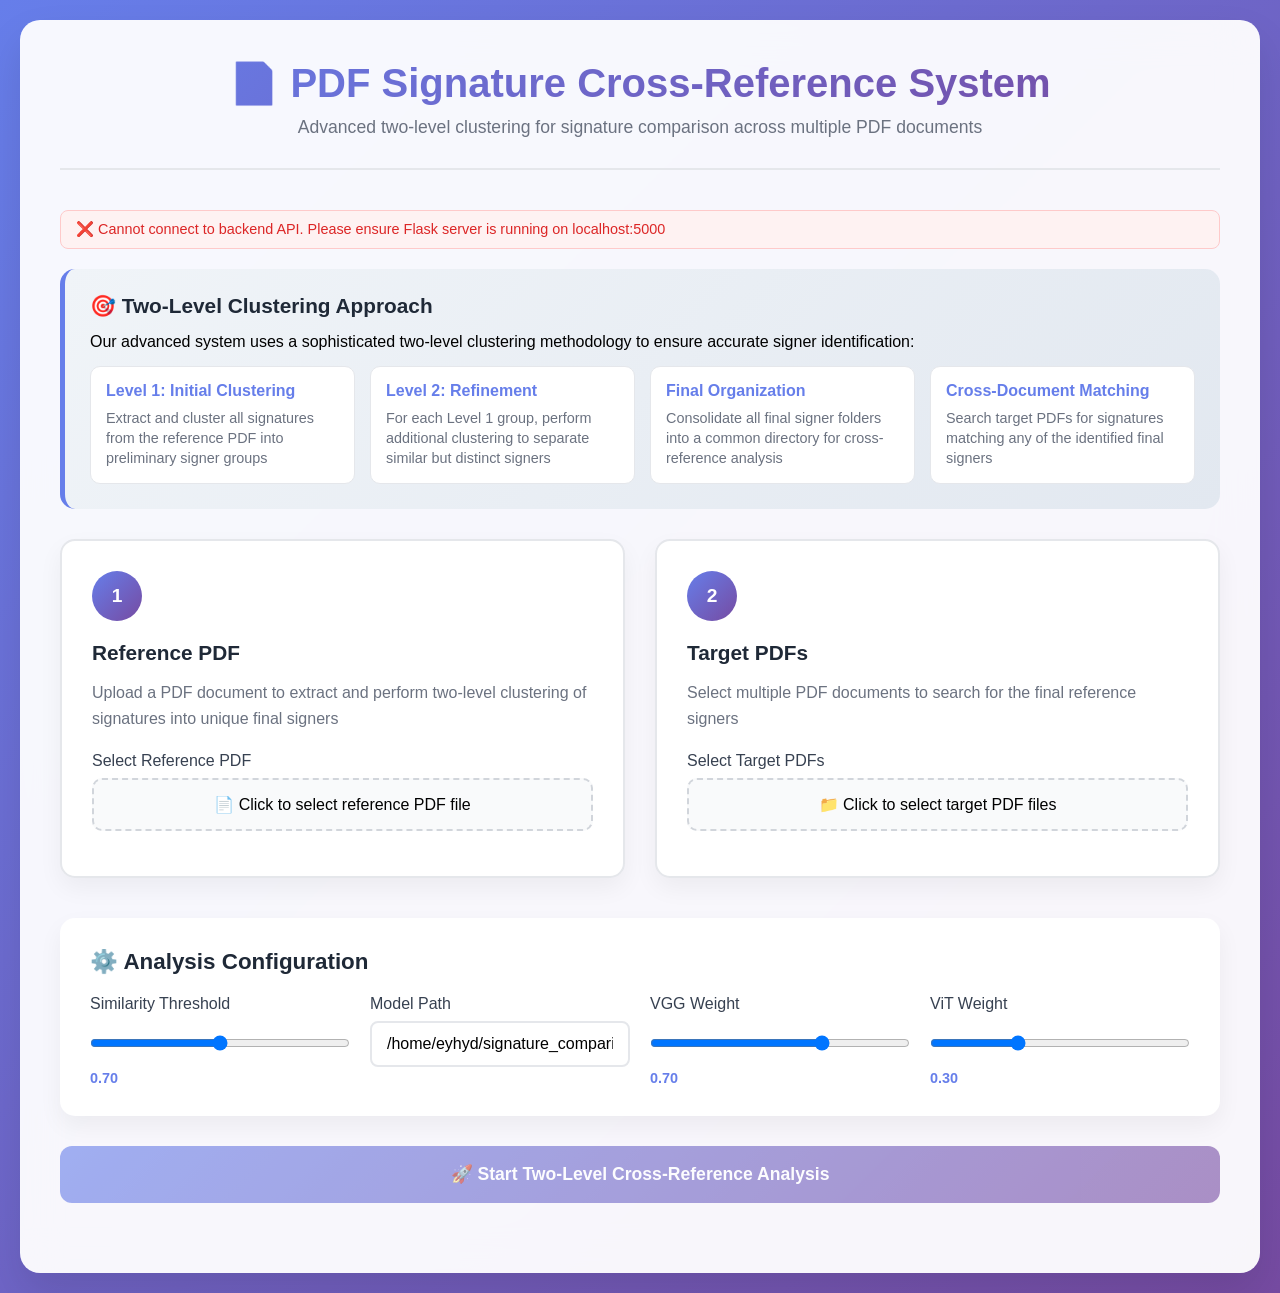
<file: V3/demo.html>
<!DOCTYPE html>
<html lang="en">
<head>
    <meta charset="UTF-8">
    <meta name="viewport" content="width=device-width, initial-scale=1.0">
    <title>PDF Signature Cross-Reference System</title>
    <style>
        * {
            margin: 0;
            padding: 0;
            box-sizing: border-box;
        }
        
        body {
            font-family: 'Inter', -apple-system, BlinkMacSystemFont, sans-serif;
            background: linear-gradient(135deg, #667eea 0%, #764ba2 100%);
            min-height: 100vh;
            padding: 20px;
        }
        
        .container {
            max-width: 1400px;
            margin: 0 auto;
            background: rgba(255, 255, 255, 0.95);
            backdrop-filter: blur(20px);
            border-radius: 20px;
            padding: 40px;
            box-shadow: 0 20px 40px rgba(0, 0, 0, 0.1);
        }
        
        .header {
            text-align: center;
            margin-bottom: 40px;
            border-bottom: 2px solid #e5e7eb;
            padding-bottom: 30px;
        }
        
        .header h1 {
            color: #1f2937;
            font-size: 2.5rem;
            font-weight: 700;
            margin-bottom: 10px;
            background: linear-gradient(135deg, #667eea, #764ba2);
            -webkit-background-clip: text;
            -webkit-text-fill-color: transparent;
        }
        
        .header p {
            color: #6b7280;
            font-size: 1.1rem;
        }
        
        .clustering-info {
            background: linear-gradient(135deg, #f0f4f8, #e2e8f0);
            border-radius: 15px;
            padding: 25px;
            margin-bottom: 30px;
            border-left: 5px solid #667eea;
        }
        
        .clustering-title {
            font-size: 1.3rem;
            font-weight: 600;
            color: #1f2937;
            margin-bottom: 15px;
            display: flex;
            align-items: center;
            gap: 10px;
        }
        
        .clustering-steps {
            display: grid;
            grid-template-columns: repeat(auto-fit, minmax(250px, 1fr));
            gap: 15px;
            margin-top: 15px;
        }
        
        .clustering-step {
            background: white;
            padding: 15px;
            border-radius: 10px;
            border: 1px solid #e5e7eb;
        }
        
        .clustering-step h4 {
            color: #667eea;
            font-weight: 600;
            margin-bottom: 8px;
        }
        
        .clustering-step p {
            color: #6b7280;
            font-size: 0.9rem;
            line-height: 1.4;
        }
        
        .workflow {
            display: grid;
            grid-template-columns: 1fr 1fr;
            gap: 30px;
            margin-bottom: 40px;
        }
        
        .step-card {
            background: white;
            border-radius: 15px;
            padding: 30px;
            box-shadow: 0 10px 25px rgba(0, 0, 0, 0.05);
            border: 2px solid #e5e7eb;
            transition: all 0.3s ease;
        }
        
        .step-card:hover {
            transform: translateY(-5px);
            box-shadow: 0 20px 40px rgba(0, 0, 0, 0.1);
            border-color: #667eea;
        }
        
        .step-number {
            width: 50px;
            height: 50px;
            background: linear-gradient(135deg, #667eea, #764ba2);
            color: white;
            border-radius: 50%;
            display: flex;
            align-items: center;
            justify-content: center;
            font-weight: 700;
            font-size: 1.2rem;
            margin-bottom: 20px;
        }
        
        .step-title {
            font-size: 1.3rem;
            font-weight: 600;
            color: #1f2937;
            margin-bottom: 15px;
        }
        
        .step-description {
            color: #6b7280;
            line-height: 1.6;
            margin-bottom: 20px;
        }
        
        .file-input-group {
            margin-bottom: 15px;
        }
        
        .file-input-label {
            display: block;
            font-weight: 500;
            color: #374151;
            margin-bottom: 8px;
        }
        
        .file-input {
            width: 100%;
            padding: 15px;
            border: 2px dashed #d1d5db;
            border-radius: 10px;
            background: #f9fafb;
            text-align: center;
            transition: all 0.3s ease;
            cursor: pointer;
        }
        
        .file-input:hover {
            border-color: #667eea;
            background: #f0f4f8;
        }
        
        .file-input.has-file {
            border-color: #10b981;
            background: #f0fdf4;
            color: #059669;
        }
        
        .config-section {
            background: white;
            border-radius: 15px;
            padding: 30px;
            margin-bottom: 30px;
            box-shadow: 0 10px 25px rgba(0, 0, 0, 0.05);
        }
        
        .config-title {
            font-size: 1.4rem;
            font-weight: 600;
            color: #1f2937;
            margin-bottom: 20px;
            display: flex;
            align-items: center;
            gap: 10px;
        }
        
        .config-grid {
            display: grid;
            grid-template-columns: repeat(auto-fit, minmax(250px, 1fr));
            gap: 20px;
        }
        
        .config-item {
            display: flex;
            flex-direction: column;
        }
        
        .config-label {
            font-weight: 500;
            color: #374151;
            margin-bottom: 8px;
        }
        
        .config-input {
            padding: 12px 15px;
            border: 2px solid #e5e7eb;
            border-radius: 8px;
            font-size: 1rem;
            transition: border-color 0.3s ease;
        }
        
        .config-input:focus {
            outline: none;
            border-color: #667eea;
            box-shadow: 0 0 0 3px rgba(102, 126, 234, 0.1);
        }
        
        .config-range {
            width: 100%;
            margin-bottom: 5px;
        }
        
        .range-value {
            font-weight: 600;
            color: #667eea;
            font-size: 0.9rem;
        }
        
        .analyze-button {
            width: 100%;
            padding: 18px;
            background: linear-gradient(135deg, #667eea, #764ba2);
            color: white;
            border: none;
            border-radius: 12px;
            font-size: 1.1rem;
            font-weight: 600;
            cursor: pointer;
            transition: all 0.3s ease;
            margin-bottom: 30px;
        }
        
        .analyze-button:hover:not(:disabled) {
            transform: translateY(-2px);
            box-shadow: 0 10px 25px rgba(102, 126, 234, 0.3);
        }
        
        .analyze-button:disabled {
            opacity: 0.6;
            cursor: not-allowed;
        }
        
        .analyze-button.running {
            background: linear-gradient(135deg, #f59e0b, #d97706);
            animation: pulse 1.5s infinite;
        }
        
        @keyframes pulse {
            0%, 100% { transform: scale(1); }
            50% { transform: scale(1.05); }
        }
        
        .progress-container {
            background: #f1f5f9;
            border-radius: 15px;
            padding: 25px;
            margin: 20px 0;
            display: none;
            border: 1px solid #e2e8f0;
        }
        
        .progress-header {
            display: flex;
            justify-content: space-between;
            align-items: center;
            margin-bottom: 15px;
        }
        
        .progress-title {
            font-weight: 600;
            color: #1f2937;
        }
        
        .progress-percentage {
            font-weight: 600;
            color: #667eea;
        }
        
        .progress-bar {
            width: 100%;
            height: 12px;
            background: #e5e7eb;
            border-radius: 6px;
            overflow: hidden;
            margin-bottom: 15px;
        }
        
        .progress-fill {
            height: 100%;
            background: linear-gradient(90deg, #667eea, #764ba2);
            transition: width 0.3s ease;
            width: 0%;
        }
        
        .progress-steps {
            display: grid;
            grid-template-columns: repeat(auto-fit, minmax(200px, 1fr));
            gap: 10px;
        }
        
        .progress-step {
            background: white;
            padding: 12px;
            border-radius: 8px;
            font-size: 0.9rem;
            border: 1px solid #e5e7eb;
            opacity: 0.5;
            transition: all 0.3s ease;
        }
        
        .progress-step.active {
            opacity: 1;
            border-color: #667eea;
            background: #f0f4f8;
        }
        
        .progress-step.completed {
            opacity: 1;
            background: #ecfdf5;
            border-color: #10b981;
        }
        
        .results-section {
            background: white;
            border-radius: 15px;
            padding: 30px;
            box-shadow: 0 10px 25px rgba(0, 0, 0, 0.05);
            display: none;
        }
        
        .results-title {
            font-size: 1.4rem;
            font-weight: 600;
            color: #1f2937;
            margin-bottom: 25px;
            display: flex;
            align-items: center;
            gap: 10px;
        }
        
        .clustering-results {
            background: #f8fafc;
            border-radius: 12px;
            padding: 20px;
            margin-bottom: 25px;
            border: 1px solid #e2e8f0;
        }
        
        .clustering-results h3 {
            color: #1f2937;
            font-size: 1.1rem;
            margin-bottom: 15px;
            display: flex;
            align-items: center;
            gap: 8px;
        }
        
        .clustering-summary {
            display: grid;
            grid-template-columns: repeat(auto-fit, minmax(150px, 1fr));
            gap: 15px;
        }
        
        .clustering-metric {
            background: white;
            padding: 15px;
            border-radius: 8px;
            text-align: center;
            border: 1px solid #e5e7eb;
        }
        
        .clustering-metric-value {
            font-size: 1.5rem;
            font-weight: 700;
            color: #667eea;
            margin-bottom: 5px;
        }
        
        .clustering-metric-label {
            color: #6b7280;
            font-size: 0.8rem;
        }
        
        .results-grid {
            display: grid;
            grid-template-columns: repeat(auto-fit, minmax(180px, 1fr));
            gap: 20px;
            margin-bottom: 30px;
        }
        
        .result-card {
            background: #f8fafc;
            border-radius: 10px;
            padding: 20px;
            text-align: center;
            border: 1px solid #e2e8f0;
            transition: transform 0.2s ease;
        }
        
        .result-card:hover {
            transform: translateY(-2px);
        }
        
        .result-number {
            font-size: 2rem;
            font-weight: 700;
            color: #667eea;
            margin-bottom: 5px;
        }
        
        .result-label {
            color: #6b7280;
            font-size: 0.9rem;
        }
        
        .table-controls {
            display: flex;
            justify-content: space-between;
            align-items: center;
            margin-bottom: 20px;
            flex-wrap: wrap;
            gap: 15px;
        }
        
        .table-search {
            padding: 10px 15px;
            border: 2px solid #e5e7eb;
            border-radius: 8px;
            font-size: 0.9rem;
            width: 250px;
            transition: border-color 0.3s ease;
        }
        
        .table-search:focus {
            outline: none;
            border-color: #667eea;
        }
        
        .table-container {
            overflow-x: auto;
            border-radius: 12px;
            border: 1px solid #e5e7eb;
            margin-bottom: 20px;
        }
        
        .results-table {
            width: 100%;
            border-collapse: collapse;
            background: white;
            min-width: 800px;
        }
        
        .results-table th {
            background: #f8fafc;
            padding: 12px 10px;
            text-align: center;
            font-weight: 600;
            color: #374151;
            border-bottom: 2px solid #e5e7eb;
            font-size: 0.85rem;
        }
        
        .results-table td {
            padding: 10px;
            border-bottom: 1px solid #f1f5f9;
            text-align: center;
            font-size: 0.9rem;
        }
        
        .results-table tr:hover {
            background: #f8fafc;
        }
        
        .status-badge {
            padding: 4px 8px;
            border-radius: 12px;
            font-size: 0.75rem;
            font-weight: 500;
            display: inline-block;
            min-width: 35px;
        }
        
        .status-success {
            background: #dcfce7;
            color: #166534;
        }
        
        .status-present {
            background: #dbeafe;
            color: #1e40af;
        }
        
        .status-absent {
            background: #fee2e2;
            color: #dc2626;
        }
        
        .count-badge {
            background: #f3f4f6;
            color: #374151;
            padding: 2px 6px;
            border-radius: 8px;
            font-weight: 600;
            min-width: 25px;
            display: inline-block;
        }
        
        .count-badge.has-count {
            background: #dbeafe;
            color: #1e40af;
        }
        
        .actions-bar {
            display: flex;
            gap: 15px;
            justify-content: center;
            flex-wrap: wrap;
        }
        
        .action-button {
            padding: 12px 24px;
            border: none;
            border-radius: 8px;
            font-weight: 500;
            cursor: pointer;
            transition: all 0.3s ease;
            display: flex;
            align-items: center;
            gap: 8px;
        }
        
        .download-button {
            background: #10b981;
            color: white;
        }
        
        .download-button:hover {
            background: #059669;
            transform: translateY(-2px);
        }
        
        .export-button {
            background: #6366f1;
            color: white;
        }
        
        .export-button:hover {
            background: #4f46e5;
            transform: translateY(-2px);
        }
        
        .clear-button {
            background: #ef4444;
            color: white;
        }
        
        .clear-button:hover {
            background: #dc2626;
            transform: translateY(-2px);
        }
        
        .api-status {
            background: #f0fdf4;
            border: 1px solid #bbf7d0;
            color: #166534;
            padding: 10px 15px;
            border-radius: 8px;
            font-size: 0.9rem;
            margin-bottom: 20px;
            display: none;
        }
        
        .api-status.error {
            background: #fef2f2;
            border-color: #fecaca;
            color: #dc2626;
        }
        
        .signature-visualization {
            background: white;
            border-radius: 15px;
            padding: 25px;
            margin: 20px 0;
            box-shadow: 0 10px 25px rgba(0, 0, 0, 0.05);
            display: none;
        }
        
        .signature-grid {
            display: grid;
            grid-template-columns: repeat(auto-fit, minmax(200px, 1fr));
            gap: 20px;
            margin-top: 20px;
        }
        
        .signature-item {
            background: #f8fafc;
            border-radius: 12px;
            padding: 15px;
            text-align: center;
            border: 2px solid #e5e7eb;
            transition: all 0.3s ease;
            cursor: pointer;
        }
        
        .signature-item:hover {
            border-color: #667eea;
            transform: translateY(-3px);
            box-shadow: 0 10px 25px rgba(102, 126, 234, 0.2);
        }
        
        .signature-preview {
            width: 100%;
            height: 80px;
            background: #e5e7eb;
            border-radius: 8px;
            margin-bottom: 10px;
            display: flex;
            align-items: center;
            justify-content: center;
            color: #6b7280;
            font-size: 0.8rem;
            overflow: hidden;
        }
        
        .signature-preview img {
            width: 100%;
            height: 100%;
            object-fit: contain;
        }
        
        .signature-info {
            font-size: 0.8rem;
            color: #6b7280;
        }
        
        .signature-confidence {
            background: #10b981;
            color: white;
            padding: 2px 6px;
            border-radius: 4px;
            font-size: 0.7rem;
            font-weight: 600;
            margin-top: 5px;
            display: inline-block;
        }
        
        @media (max-width: 768px) {
            .workflow {
                grid-template-columns: 1fr;
            }
            
            .config-grid {
                grid-template-columns: 1fr;
            }
            
            .results-grid {
                grid-template-columns: repeat(2, 1fr);
            }
            
            .clustering-summary {
                grid-template-columns: repeat(2, 1fr);
            }
            
            .table-controls {
                flex-direction: column;
                align-items: stretch;
            }
            
            .table-search {
                width: 100%;
            }
            
            .actions-bar {
                flex-direction: column;
            }
            
            .signature-grid {
                grid-template-columns: repeat(2, 1fr);
            }
        }
    </style>
</head>
<body>
    <div class="container">
        <div class="header">
            <h1>📄 PDF Signature Cross-Reference System</h1>
            <p>Advanced two-level clustering for signature comparison across multiple PDF documents</p>
        </div>
        
        <div class="api-status" id="apiStatus">
            <!-- API status will be shown here -->
        </div>
        
        <div class="clustering-info">
            <div class="clustering-title">
                🎯 Two-Level Clustering Approach
            </div>
            <p>Our advanced system uses a sophisticated two-level clustering methodology to ensure accurate signer identification:</p>
            <div class="clustering-steps">
                <div class="clustering-step">
                    <h4>Level 1: Initial Clustering</h4>
                    <p>Extract and cluster all signatures from the reference PDF into preliminary signer groups</p>
                </div>
                <div class="clustering-step">
                    <h4>Level 2: Refinement</h4>
                    <p>For each Level 1 group, perform additional clustering to separate similar but distinct signers</p>
                </div>
                <div class="clustering-step">
                    <h4>Final Organization</h4>
                    <p>Consolidate all final signer folders into a common directory for cross-reference analysis</p>
                </div>
                <div class="clustering-step">
                    <h4>Cross-Document Matching</h4>
                    <p>Search target PDFs for signatures matching any of the identified final signers</p>
                </div>
            </div>
        </div>
        
        <div class="workflow">
            <div class="step-card">
                <div class="step-number">1</div>
                <div class="step-title">Reference PDF</div>
                <div class="step-description">Upload a PDF document to extract and perform two-level clustering of signatures into unique final signers</div>
                <div class="file-input-group">
                    <label class="file-input-label">Select Reference PDF</label>
                    <div class="file-input" id="referenceInput">
                        <span>📄 Click to select reference PDF file</span>
                        <input type="file" accept=".pdf" id="referenceFile" style="display: none;">
                    </div>
                </div>
            </div>
            
            <div class="step-card">
                <div class="step-number">2</div>
                <div class="step-title">Target PDFs</div>
                <div class="step-description">Select multiple PDF documents to search for the final reference signers</div>
                <div class="file-input-group">
                    <label class="file-input-label">Select Target PDFs</label>
                    <div class="file-input" id="targetInput">
                        <span>📁 Click to select target PDF files</span>
                        <input type="file" accept=".pdf" multiple id="targetFiles" style="display: none;">
                    </div>
                </div>
            </div>
        </div>
        
        <div class="config-section">
            <div class="config-title">
                ⚙️ Analysis Configuration
            </div>
            <div class="config-grid">
                <div class="config-item">
                    <label class="config-label">Similarity Threshold</label>
                    <input type="range" class="config-input config-range" id="similarityThreshold" min="0.5" max="0.9" step="0.05" value="0.7">
                    <span class="range-value" id="thresholdValue">0.70</span>
                </div>
                <div class="config-item">
                    <label class="config-label">Model Path</label>
                    <input type="text" class="config-input" id="modelPath" 
                           placeholder="/path/to/model/weights.pth" 
                           value="/home/eyhyd/signature_comparison_v2/backend/models/detection/weights/faster_rcnn_signatures.pth">
                </div>
                <div class="config-item">
                    <label class="config-label">VGG Weight</label>
                    <input type="range" class="config-input config-range" id="vggWeight" min="0" max="1" step="0.1" value="0.7">
                    <span class="range-value" id="vggValue">0.70</span>
                </div>
                <div class="config-item">
                    <label class="config-label">ViT Weight</label>
                    <input type="range" class="config-input config-range" id="vitWeight" min="0" max="1" step="0.1" value="0.3">
                    <span class="range-value" id="vitValue">0.30</span>
                </div>
            </div>
        </div>
        
        <button class="analyze-button" id="analyzeBtn" disabled>
            🚀 Start Two-Level Cross-Reference Analysis
        </button>
        
        <div class="progress-container" id="progressContainer">
            <div class="progress-header">
                <div class="progress-title">Analysis Progress</div>
                <div class="progress-percentage" id="progressPercentage">0%</div>
            </div>
            <div class="progress-bar">
                <div class="progress-fill" id="progressFill"></div>
            </div>
            <div class="progress-steps" id="progressSteps">
                <!-- Progress steps will be populated here -->
            </div>
        </div>
        
        <!-- Signature Visualization Section -->
        <div class="signature-visualization" id="signatureVisualization">
            <h3 style="color: #1f2937; margin-bottom: 20px;">🔍 Detected Signatures</h3>
            <div class="signature-grid" id="signatureGrid">
                <!-- Detected signatures will be displayed here -->
            </div>
        </div>
        
        <div class="results-section" id="resultsSection">
            <div class="results-title">
                📊 Two-Level Clustering Analysis Results
            </div>
            
            <div class="clustering-results">
                <h3>🎯 Clustering Summary</h3>
                <div class="clustering-summary" id="clusteringSummary">
                    <!-- Clustering metrics will be populated here -->
                </div>
            </div>
            
            <div class="results-grid" id="resultsGrid">
                <!-- Results will be populated here -->
            </div>
            
            <div class="table-controls">
                <input type="text" class="table-search" id="tableSearch" placeholder="🔍 Search PDFs...">
                <div class="actions-bar">
                    <button class="action-button download-button" id="downloadBtn">
                        📥 Download Report
                    </button>
                    <button class="action-button export-button" id="exportDetailedBtn">
                        📋 Export Detailed
                    </button>
                    <button class="action-button clear-button" id="clearBtn">
                        🗑️ Clear Results
                    </button>
                </div>
            </div>
            
            <div class="table-container">
                <table class="results-table" id="resultsTable">
                    <thead>
                        <tr id="tableHeader">
                            <!-- Dynamic headers will be populated here -->
                        </tr>
                    </thead>
                    <tbody id="resultsTableBody">
                        <!-- Results will be populated here -->
                    </tbody>
                </table>
            </div>
        </div>
    </div>

    <script>
        // Configuration - Fixed API base URL
        const API_BASE = 'http://localhost:5000/api';

        // Analysis state management - Fixed structure
        let analysisState = {
            jobId: null,
            referenceFile: null,
            targetFiles: [],
            isAnalyzing: false,
            results: null,
            finalSigners: [],
            detectedSignatures: []
        };

        // Analysis steps for progress tracking
        const analysisSteps = [
            { id: 'init', label: 'Initializing PDF signature detector...', weight: 5 },
            { id: 'upload_ref', label: 'Uploading reference PDF...', weight: 10 },
            { id: 'upload_targets', label: 'Uploading target PDFs...', weight: 15 },
            { id: 'extract', label: 'Extracting signatures from reference PDF...', weight: 25 },
            { id: 'level1', label: 'Level 1: Initial signature clustering...', weight: 40 },
            { id: 'level2', label: 'Level 2: Refining signer groups...', weight: 60 },
            { id: 'target', label: 'Processing target PDFs...', weight: 80 },
            { id: 'match', label: 'Matching signatures across documents...', weight: 95 },
            { id: 'complete', label: 'Analysis complete!', weight: 100 }
        ];

        // DOM elements
        const referenceInput = document.getElementById('referenceInput');
        const referenceFile = document.getElementById('referenceFile');
        const targetInput = document.getElementById('targetInput');
        const targetFiles = document.getElementById('targetFiles');
        const analyzeBtn = document.getElementById('analyzeBtn');
        const progressContainer = document.getElementById('progressContainer');
        const progressFill = document.getElementById('progressFill');
        const progressPercentage = document.getElementById('progressPercentage');
        const progressSteps = document.getElementById('progressSteps');
        const signatureVisualization = document.getElementById('signatureVisualization');
        const signatureGrid = document.getElementById('signatureGrid');
        const resultsSection = document.getElementById('resultsSection');
        const clusteringSummary = document.getElementById('clusteringSummary');
        const resultsGrid = document.getElementById('resultsGrid');
        const tableHeader = document.getElementById('tableHeader');
        const resultsTableBody = document.getElementById('resultsTableBody');
        const tableSearch = document.getElementById('tableSearch');
        const downloadBtn = document.getElementById('downloadBtn');
        const exportDetailedBtn = document.getElementById('exportDetailedBtn');
        const clearBtn = document.getElementById('clearBtn');
        const apiStatus = document.getElementById('apiStatus');
        
        // Configuration elements
        const similarityThreshold = document.getElementById('similarityThreshold');
        const thresholdValue = document.getElementById('thresholdValue');
        const vggWeight = document.getElementById('vggWeight');
        const vggValue = document.getElementById('vggValue');
        const vitWeight = document.getElementById('vitWeight');
        const vitValue = document.getElementById('vitValue');
        const modelPath = document.getElementById('modelPath');

        // Event listeners
        referenceInput.addEventListener('click', () => referenceFile.click());
        targetInput.addEventListener('click', () => targetFiles.click());
        
        referenceFile.addEventListener('change', handleReferenceFile);
        targetFiles.addEventListener('change', handleTargetFiles);
        analyzeBtn.addEventListener('click', startAnalysis);
        clearBtn.addEventListener('click', clearResults);
        downloadBtn.addEventListener('click', downloadRealReport);
        exportDetailedBtn.addEventListener('click', exportDetailedReport);
        tableSearch.addEventListener('input', filterTable);
        
        // Configuration listeners
        similarityThreshold.addEventListener('input', (e) => {
            thresholdValue.textContent = parseFloat(e.target.value).toFixed(2);
        });
        
        vggWeight.addEventListener('input', (e) => {
            const vgg = parseFloat(e.target.value);
            vggValue.textContent = vgg.toFixed(2);
            vitWeight.value = (1 - vgg).toFixed(1);
            vitValue.textContent = (1 - vgg).toFixed(2);
        });
        
        vitWeight.addEventListener('input', (e) => {
            const vit = parseFloat(e.target.value);
            vitValue.textContent = vit.toFixed(2);
            vggWeight.value = (1 - vit).toFixed(1);
            vggValue.textContent = (1 - vit).toFixed(2);
        });

        modelPath.addEventListener('input', checkAnalyzeButton);

        // API Functions - Fixed to match your backend exactly
        async function checkAPIConnection() {
            try {
                const response = await fetch(`${API_BASE}/status`);
                if (response.ok) {
                    const status = await response.json();
                    console.log('✅ Connected to API:', status.service);
                    showApiStatus(`✅ Connected to ${status.service}`, 'success');
                    return true;
                }
            } catch (error) {
                console.error('❌ API connection failed:', error);
                showApiStatus('❌ Cannot connect to backend API. Please ensure Flask server is running on localhost:5000', 'error');
                return false;
            }
        }

        // File handling functions - Fixed file processing
        function handleReferenceFile(event) {
            const file = event.target.files[0];
            if (file && file.type === 'application/pdf') {
                analysisState.referenceFile = file;
                referenceInput.classList.add('has-file');
                referenceInput.innerHTML = `
                    <span>✅ ${file.name}</span>
                    <br><small style="opacity: 0.7;">${(file.size / 1024 / 1024).toFixed(1)} MB</small>
                `;
                checkAnalyzeButton();
            }
        }

        function handleTargetFiles(event) {
            const files = Array.from(event.target.files).filter(file => 
                file.type === 'application/pdf'
            );
            
            if (files.length > 0) {
                analysisState.targetFiles = files;
                targetInput.classList.add('has-file');
                targetInput.innerHTML = `
                    <span>✅ ${files.length} PDF files selected</span>
                    <br><small style="opacity: 0.7;">${files.map(f => f.name).slice(0, 2).join(', ')}${files.length > 2 ? ` +${files.length - 2} more` : ''}</small>
                `;
                checkAnalyzeButton();
            }
        }

        function checkAnalyzeButton() {
            const hasReference = analysisState.referenceFile !== null;
            const hasTargets = analysisState.targetFiles.length > 0;
            const hasModelPath = modelPath.value.trim().length > 0;
            
            analyzeBtn.disabled = !(hasReference && hasTargets && hasModelPath && !analysisState.isAnalyzing);
        }

        // Fixed API Integration Functions to match your backend exactly
        async function startAnalysis() {
            if (analysisState.isAnalyzing) return;
            
            try {
                analysisState.isAnalyzing = true;
                analyzeBtn.disabled = true;
                analyzeBtn.classList.add('running');
                analyzeBtn.textContent = '🔄 Running Analysis...';
                
                progressContainer.style.display = 'block';
                resultsSection.style.display = 'none';
                signatureVisualization.style.display = 'none';
                
                initializeProgressSteps();
                
                // Step 1: Upload reference PDF
                updateProgress(10, 'Uploading reference PDF...');
                updateProgressSteps(10);
                
                const referenceUpload = await uploadReferenceFile();
                analysisState.jobId = referenceUpload.job_id;
                
                // Step 2: Upload target PDFs  
                updateProgress(15, 'Uploading target PDFs...');
                updateProgressSteps(15);
                
                await uploadTargetFiles();
                
                // Step 3: Start backend analysis
                updateProgress(25, 'Starting two-level clustering analysis...');
                updateProgressSteps(25);
                
                await startBackendAnalysis();
                
                // Step 4: Poll for progress and display real-time updates
                updateProgress(30, 'Processing signatures...');
                await pollAnalysisProgress();
                
                // Step 5: Fetch and display final results
                updateProgress(95, 'Fetching analysis results...');
                await fetchAndDisplayResults();
                
                updateProgress(100, '✅ Analysis completed successfully!');
                updateProgressSteps(100);
                
            } catch (error) {
                console.error('Analysis failed:', error);
                updateProgress(0, `❌ Analysis failed: ${error.message}`);
                showApiStatus(`Analysis failed: ${error.message}`, 'error');
            } finally {
                analysisState.isAnalyzing = false;
                analyzeBtn.classList.remove('running');
                analyzeBtn.textContent = '🚀 Start Two-Level Cross-Reference Analysis';
                checkAnalyzeButton();
            }
        }

        // Fixed upload functions to match your Flask backend exactly
        async function uploadReferenceFile() {
            const formData = new FormData();
            formData.append('file', analysisState.referenceFile);
            
            const response = await fetch(`${API_BASE}/upload-reference`, {
                method: 'POST',
                body: formData
            });
            
            if (!response.ok) {
                const error = await response.json();
                throw new Error(error.error || 'Failed to upload reference file');
            }
            
            return await response.json();
        }

        async function uploadTargetFiles() {
            const formData = new FormData();
            
            // Add all target files
            analysisState.targetFiles.forEach(file => {
                formData.append('files', file);
            });
            
            formData.append('job_id', analysisState.jobId);
            
            const response = await fetch(`${API_BASE}/upload-targets`, {
                method: 'POST',
                body: formData
            });
            
            if (!response.ok) {
                const error = await response.json();
                throw new Error(error.error || 'Failed to upload target files');
            }
            
            return await response.json();
        }

        async function startBackendAnalysis() {
            const config = {
                job_id: analysisState.jobId,
                reference_path: `uploads/${analysisState.jobId}_reference_${analysisState.referenceFile.name}`,
                target_folder: `uploads/${analysisState.jobId}_targets`,
                config: {
                    model_path: modelPath.value,
                    similarity_threshold: parseFloat(similarityThreshold.value),
                    vgg_weight: parseFloat(vggWeight.value),
                    vit_weight: parseFloat(vitWeight.value)
                }
            };
            
            const response = await fetch(`${API_BASE}/start-analysis`, {
                method: 'POST',
                headers: {
                    'Content-Type': 'application/json'
                },
                body: JSON.stringify(config)
            });
            
            if (!response.ok) {
                const error = await response.json();
                throw new Error(error.error || 'Failed to start analysis');
            }
            
            return await response.json();
        }

        // Fixed progress polling to match your backend progress reporting
        async function pollAnalysisProgress() {
            return new Promise((resolve, reject) => {
                const pollInterval = setInterval(async () => {
                    try {
                        const response = await fetch(`${API_BASE}/analysis-status/${analysisState.jobId}`);
                        
                        if (!response.ok) {
                            clearInterval(pollInterval);
                            reject(new Error('Failed to get analysis status'));
                            return;
                        }
                        
                        const status = await response.json();
                        
                        // Update progress UI with real backend progress
                        updateProgress(status.progress, status.current_step);
                        updateProgressSteps(status.progress);
                        
                        if (status.status === 'completed') {
                            clearInterval(pollInterval);
                            resolve(status);
                        } else if (status.status === 'failed') {
                            clearInterval(pollInterval);
                            reject(new Error(status.error || 'Analysis failed'));
                        }
                        
                    } catch (error) {
                        clearInterval(pollInterval);
                        reject(error);
                    }
                }, 3000); // Poll every 3 seconds
                
                // Timeout after 15 minutes for long analyses
                setTimeout(() => {
                    clearInterval(pollInterval);
                    reject(new Error('Analysis timeout - process taking longer than expected'));
                }, 900000);
            });
        }

        // Fixed results fetching to match your backend response structure
        async function fetchAndDisplayResults() {
            const response = await fetch(`${API_BASE}/analysis-results/${analysisState.jobId}`);
            
            if (!response.ok) {
                const error = await response.json();
                throw new Error(error.error || 'Failed to fetch results');
            }
            
            const results = await response.json();
            console.log('📊 Raw API results:', results); // Debug log
            
            // Transform results to match expected format
            analysisState.results = {
                level1Signers: results.level1_signers || 0,
                level2FinalSigners: results.level2_final_signers || 0,
                targetPDFs: transformTargetResults(results.target_results || {}),
                clusteringConfidence: calculateClusteringConfidence(results),
                totalSignaturesProcessed: calculateTotalSignatures(results),
                reportPath: results.report_path,
                signerProfiles: results.signer_profiles || {}
            };
            
            // Extract final signer IDs
            analysisState.finalSigners = Object.keys(results.signer_profiles || {});
            
            // Display signature visualization if available
            if (results.signer_profiles) {
                displayDetectedSignatures(results.signer_profiles);
            }
            
            displayResults();
            showApiStatus('✅ Analysis completed successfully!', 'success');
        }

        // Helper functions to transform backend results
        function transformTargetResults(targetResults) {
            return Object.entries(targetResults).map(([filename, data]) => ({
                name: filename,
                totalSignatures: data.total_signatures || 0,
                signerMatches: data.signer_matches || {},
                signerSimilarities: data.signer_similarities || {},
                matchedSignersCount: Object.values(data.signer_matches || {}).filter(count => count > 0).length,
                status: data.processing_status || 'unknown',
                signatureDetails: data.signature_details || []
            }));
        }

        function calculateClusteringConfidence(results) {
            // Calculate average confidence from signer profiles
            const profiles = results.signer_profiles || {};
            const confidences = Object.values(profiles).map(p => p.confidence_score || 0.5);
            const avgConfidence = confidences.length > 0 ? 
                confidences.reduce((sum, conf) => sum + conf, 0) / confidences.length : 0.5;
            return avgConfidence.toFixed(3);
        }

        function calculateTotalSignatures(results) {
            const targetResults = results.target_results || {};
            return Object.values(targetResults).reduce((sum, pdf) => 
                sum + (pdf.total_signatures || 0), 0
            );
        }

        // Display detected signatures with real data
        function displayDetectedSignatures(signerProfiles) {
            signatureVisualization.style.display = 'block';
            signatureGrid.innerHTML = '';
            
            Object.entries(signerProfiles).forEach(([signerId, profile], index) => {
                setTimeout(() => {
                    const signatureItem = document.createElement('div');
                    signatureItem.className = 'signature-item';
                    signatureItem.innerHTML = `
                        <div class="signature-preview">
                            <div style="font-size: 0.8rem; color: #6b7280;">
                                ${signerId}
                            </div>
                        </div>
                        <div class="signature-info">
                            <strong>${signerId}</strong><br>
                            ${profile.signature_count || 1} signatures<br>
                            ${profile.documents_signed || 1} documents
                        </div>
                        <div class="signature-confidence">
                            ${((profile.confidence_score || 0.5) * 100).toFixed(1)}% conf
                        </div>
                    `;
                    
                    signatureItem.addEventListener('click', () => {
                        showSignerDetails(signerId, profile);
                    });
                    
                    signatureGrid.appendChild(signatureItem);
                }, index * 200);
            });
        }

        function showSignerDetails(signerId, profile) {
            const overlay = document.createElement('div');
            overlay.style.cssText = `
                position: fixed;
                top: 0;
                left: 0;
                width: 100%;
                height: 100%;
                background: rgba(0, 0, 0, 0.8);
                z-index: 1000;
                display: flex;
                align-items: center;
                justify-content: center;
                backdrop-filter: blur(10px);
            `;
            
            overlay.innerHTML = `
                <div style="background: white; border-radius: 20px; padding: 40px; max-width: 600px; color: #1f2937;">
                    <h3 style="color: #667eea; margin-bottom: 25px; text-align: center;">
                        👤 Signer Profile: ${signerId}
                    </h3>
                    
                    <div style="background: #f8fafc; border-radius: 12px; padding: 20px; margin-bottom: 20px;">
                        <h4 style="color: #1f2937; margin-bottom: 15px;">📊 Profile Statistics</h4>
                        <div style="display: grid; grid-template-columns: 1fr 1fr; gap: 15px;">
                            <div>
                                <strong>Signature Count:</strong><br>
                                <span style="color: #667eea; font-size: 1.2rem; font-weight: 600;">
                                    ${profile.signature_count || 1}
                                </span>
                            </div>
                            <div>
                                <strong>Documents Signed:</strong><br>
                                <span style="color: #10b981; font-size: 1.2rem; font-weight: 600;">
                                    ${profile.documents_signed || 1}
                                </span>
                            </div>
                            <div>
                                <strong>Confidence Score:</strong><br>
                                <span style="color: #f59e0b; font-size: 1.2rem; font-weight: 600;">
                                    ${((profile.confidence_score || 0.5) * 100).toFixed(1)}%
                                </span>
                            </div>
                            <div>
                                <strong>Representative:</strong><br>
                                <span style="color: #8b5cf6; font-size: 0.9rem;">
                                    ${profile.representative_signature || 'N/A'}
                                </span>
                            </div>
                        </div>
                    </div>
                    
                    ${profile.document_list ? `
                    <div style="background: #f0f9ff; border-radius: 12px; padding: 20px; margin-bottom: 20px;">
                        <h4 style="color: #1f2937; margin-bottom: 15px;">📄 Documents Signed</h4>
                        <div style="font-size: 0.9rem; line-height: 1.5;">
                            ${profile.document_list.join('<br>')}
                        </div>
                    </div>
                    ` : ''}
                    
                    <div style="text-align: center;">
                        <button onclick="this.parentElement.parentElement.remove()" 
                                style="padding: 12px 25px; background: linear-gradient(135deg, #667eea, #764ba2); color: white; border: none; border-radius: 10px; cursor: pointer; font-weight: 600;">
                            Close
                        </button>
                    </div>
                </div>
            `;
            
            document.body.appendChild(overlay);
        }

        // Progress and UI Functions - Fixed progress tracking
        function initializeProgressSteps() {
            progressSteps.innerHTML = analysisSteps.map(step => 
                `<div class="progress-step" id="step-${step.id}">
                    ${step.label}
                </div>`
            ).join('');
        }

        function updateProgress(percentage, text) {
            progressFill.style.width = `${percentage}%`;
            progressPercentage.textContent = `${Math.round(percentage)}%`;
            
            // Update step indicator if text provided
            if (text) {
                const stepIndicator = document.querySelector('.progress-title');
                if (stepIndicator) {
                    stepIndicator.textContent = text;
                }
            }
        }

        function updateProgressSteps(progress) {
            analysisSteps.forEach(step => {
                const stepElement = document.getElementById(`step-${step.id}`);
                if (stepElement) {
                    if (progress >= step.weight) {
                        stepElement.classList.remove('active');
                        stepElement.classList.add('completed');
                    } else if (progress >= step.weight - 15) {
                        stepElement.classList.add('active');
                        stepElement.classList.remove('completed');
                    } else {
                        stepElement.classList.remove('active', 'completed');
                    }
                }
            });
        }

        // Fixed results display to handle real backend data structure
        function displayResults() {
            progressContainer.style.display = 'none';
            resultsSection.style.display = 'block';
            
            // Update clustering summary with real data
            clusteringSummary.innerHTML = `
                <div class="clustering-metric">
                    <div class="clustering-metric-value">${analysisState.results.level1Signers}</div>
                    <div class="clustering-metric-label">Level 1 Groups</div>
                </div>
                <div class="clustering-metric">
                    <div class="clustering-metric-value">${analysisState.results.level2FinalSigners}</div>
                    <div class="clustering-metric-label">Final Signers</div>
                </div>
                <div class="clustering-metric">
                    <div class="clustering-metric-value">${analysisState.results.clusteringConfidence}</div>
                    <div class="clustering-metric-label">Clustering Confidence</div>
                </div>
                <div class="clustering-metric">
                    <div class="clustering-metric-value">${analysisState.results.totalSignaturesProcessed}</div>
                    <div class="clustering-metric-label">Total Signatures</div>
                </div>
            `;
            
            // Update main results grid with real calculations
            const totalPDFs = analysisState.results.targetPDFs.length;
            const successfulPDFs = analysisState.results.targetPDFs.filter(pdf => pdf.status === 'success').length;
            const totalMatches = analysisState.results.targetPDFs.reduce((sum, pdf) => sum + pdf.matchedSignersCount, 0);
            const avgMatchesPerPDF = totalPDFs > 0 ? (totalMatches / totalPDFs).toFixed(1) : '0.0';
            
            resultsGrid.innerHTML = `
                <div class="result-card">
                    <div class="result-number">${analysisState.results.level2FinalSigners}</div>
                    <div class="result-label">Final Signers Identified</div>
                </div>
                <div class="result-card">
                    <div class="result-number">${totalPDFs}</div>
                    <div class="result-label">Target PDFs Analyzed</div>
                </div>
                <div class="result-card">
                    <div class="result-number">${successfulPDFs}</div>
                    <div class="result-label">Successfully Processed</div>
                </div>
                <div class="result-card">
                    <div class="result-number">${totalMatches}</div>
                    <div class="result-label">Total Signer Matches</div>
                </div>
                <div class="result-card">
                    <div class="result-number">${avgMatchesPerPDF}</div>
                    <div class="result-label">Avg Matches/PDF</div>
                </div>
                <div class="result-card">
                    <div class="result-number">${calculateSuccessRate()}%</div>
                    <div class="result-label">Success Rate</div>
                </div>
            `;
            
            generateTableHeaders();
            populateResultsTable();
        }

        function calculateSuccessRate() {
            const totalPDFs = analysisState.results.targetPDFs.length;
            const successfulPDFs = analysisState.results.targetPDFs.filter(pdf => pdf.status === 'success').length;
            return totalPDFs > 0 ? ((successfulPDFs / totalPDFs) * 100).toFixed(1) : '0.0';
        }

        // Fixed table generation to handle dynamic signers correctly
        function generateTableHeaders() {
            let headerHTML = `
                <th rowspan="2">PDF Name</th>
                <th rowspan="2">Total Signatures</th>
            `;
            
            // Add headers for each final signer
            analysisState.finalSigners.forEach(signer => {
                headerHTML += `<th colspan="3">${signer}</th>`;
            });
            
            headerHTML += `
                <th rowspan="2">Signers Found</th>
                <th rowspan="2">Status</th>
            `;
            
            headerHTML += `</tr><tr>`;
            
            // Add sub-headers for count, presence, similarity
            analysisState.finalSigners.forEach(() => {
                headerHTML += `<th>Count</th><th>Present</th><th>Similarity%</th>`;
            });
            
            tableHeader.innerHTML = headerHTML;
        }

        function populateResultsTable() {
            resultsTableBody.innerHTML = analysisState.results.targetPDFs.map(pdf => {
                let row = `<tr data-pdf-name="${pdf.name.toLowerCase()}">
                    <td><strong>${pdf.name}</strong></td>
                    <td>${pdf.totalSignatures}</td>`;
                
                // Add data for each final signer
                analysisState.finalSigners.forEach(signer => {
                    const count = pdf.signerMatches[signer] || 0;
                    const present = count > 0 ? 'Yes' : 'No';
                    const similarityData = pdf.signerSimilarities[signer];
                    const similarity = similarityData ? similarityData.avg_similarity_percentage : '0.0%';
                    
                    const countClass = count > 0 ? 'count-badge has-count' : 'count-badge';
                    const presentClass = present === 'Yes' ? 'status-present' : 'status-absent';
                    const similarityClass = count > 0 ? 'status-present' : 'status-absent';
                    
                    row += `
                        <td><span class="${countClass}">${count}</span></td>
                        <td><span class="status-badge ${presentClass}">${present}</span></td>
                        <td><span class="status-badge ${similarityClass}">${similarity}</span></td>`;
                });
                
                row += `
                    <td><strong>${pdf.matchedSignersCount}</strong></td>
                    <td><span class="status-badge status-success">✅ ${pdf.status}</span></td>
                </tr>`;
                
                return row;
            }).join('');
        }

        function filterTable() {
            const searchTerm = tableSearch.value.toLowerCase();
            const rows = resultsTableBody.querySelectorAll('tr');
            
            rows.forEach(row => {
                const pdfName = row.getAttribute('data-pdf-name');
                if (pdfName && pdfName.includes(searchTerm)) {
                    row.style.display = '';
                } else {
                    row.style.display = 'none';
                }
            });
        }

        // Fixed download functions to work with real backend
        async function downloadRealReport() {
            if (!analysisState.jobId) {
                showApiStatus('No analysis job found. Please run analysis first.', 'error');
                return;
            }
            
            try {
                const response = await fetch(`${API_BASE}/download-report/${analysisState.jobId}`);
                
                if (!response.ok) {
                    const error = await response.json();
                    throw new Error(error.error || 'Failed to download report');
                }
                
                const blob = await response.blob();
                const url = window.URL.createObjectURL(blob);
                const a = document.createElement('a');
                a.href = url;
                a.download = `signature_crossref_report_${getTimestamp()}.xlsx`;
                document.body.appendChild(a);
                a.click();
                document.body.removeChild(a);
                window.URL.revokeObjectURL(url);
                
                showApiStatus('✅ Excel report downloaded successfully!', 'success');
                
            } catch (error) {
                console.error('Download failed:', error);
                showApiStatus(`Download failed: ${error.message}`, 'error');
            }
        }

        function exportDetailedReport() {
            if (!analysisState.results) {
                showApiStatus('No results to export. Please run analysis first.', 'error');
                return;
            }
            
            const detailedData = generateDetailedReport();
            downloadFile(detailedData, 'application/json', `signature_detailed_report_${getTimestamp()}.json`);
            showApiStatus('✅ Detailed JSON report exported!', 'success');
        }

        function generateDetailedReport() {
            return JSON.stringify({
                analysisMetadata: {
                    timestamp: new Date().toISOString(),
                    jobId: analysisState.jobId,
                    referenceFile: analysisState.referenceFile?.name,
                    targetFileCount: analysisState.targetFiles.length,
                    similarityThreshold: similarityThreshold.value,
                    modelPath: modelPath.value,
                    clusteringWeights: {
                        vgg: vggWeight.value,
                        vit: vitWeight.value
                    }
                },
                clusteringResults: {
                    level1Signers: analysisState.results.level1Signers,
                    level2FinalSigners: analysisState.results.level2FinalSigners,
                    finalSignerList: analysisState.finalSigners,
                    signerProfiles: analysisState.results.signerProfiles,
                    clusteringConfidence: analysisState.results.clusteringConfidence
                },
                crossReferenceResults: analysisState.results.targetPDFs,
                summary: {
                    totalPDFsProcessed: analysisState.results.targetPDFs.length,
                    totalSignaturesProcessed: analysisState.results.totalSignaturesProcessed,
                    totalMatches: analysisState.results.targetPDFs.reduce((sum, pdf) => sum + pdf.matchedSignersCount, 0),
                    successRate: calculateSuccessRate(),
                    reportPath: analysisState.results.reportPath
                }
            }, null, 2);
        }

        function downloadFile(content, mimeType, filename) {
            const blob = new Blob([content], { type: mimeType });
            const url = window.URL.createObjectURL(blob);
            const a = document.createElement('a');
            a.href = url;
            a.download = filename;
            document.body.appendChild(a);
            a.click();
            document.body.removeChild(a);
            window.URL.revokeObjectURL(url);
        }

        function getTimestamp() {
            return new Date().toISOString().split('T')[0].replace(/-/g, '');
        }

        // Fixed cleanup function to properly clear backend data
        async function clearResults() {
            try {
                // Clean up backend job if exists
                if (analysisState.jobId) {
                    await fetch(`${API_BASE}/cleanup/${analysisState.jobId}`, {
                        method: 'DELETE'
                    });
                }
            } catch (error) {
                console.error('Cleanup failed:', error);
            }
            
            // Reset all state
            analysisState = {
                jobId: null,
                referenceFile: null,
                targetFiles: [],
                isAnalyzing: false,
                results: null,
                finalSigners: [],
                detectedSignatures: []
            };
            
            // Reset UI elements
            resultsSection.style.display = 'none';
            progressContainer.style.display = 'none';
            signatureVisualization.style.display = 'none';
            
            // Reset file inputs
            referenceInput.classList.remove('has-file');
            referenceInput.innerHTML = '<span>📄 Click to select reference PDF file</span>';
            targetInput.classList.remove('has-file');
            targetInput.innerHTML = '<span>📁 Click to select target PDF files</span>';
            
            // Clear file inputs
            referenceFile.value = '';
            targetFiles.value = '';
            tableSearch.value = '';
            
            // Reset progress
            progressFill.style.width = '0%';
            progressPercentage.textContent = '0%';
            
            // Clear grids
            if (signatureGrid) signatureGrid.innerHTML = '';
            if (resultsGrid) resultsGrid.innerHTML = '';
            if (clusteringSummary) clusteringSummary.innerHTML = '';
            if (resultsTableBody) resultsTableBody.innerHTML = '';
            if (tableHeader) tableHeader.innerHTML = '';
            
            hideApiStatus();
            checkAnalyzeButton();
            
            showApiStatus('✅ Results cleared successfully', 'success');
        }

        // API Status Functions - Fixed status management
        function showApiStatus(message, type = 'success') {
            apiStatus.textContent = message;
            apiStatus.className = `api-status ${type === 'error' ? 'error' : ''}`;
            apiStatus.style.display = 'block';
            
            if (type === 'success') {
                setTimeout(() => {
                    hideApiStatus();
                }, 5000);
            }
        }

        function hideApiStatus() {
            apiStatus.style.display = 'none';
        }

        // Enhanced error handling for robust demo
        function handleError(error, context = 'Operation') {
            console.error(`${context} failed:`, error);
            
            let errorMessage = error.message || 'Unknown error occurred';
            
            // Provide specific guidance for common errors
            if (errorMessage.includes('fetch')) {
                errorMessage = 'Cannot connect to backend. Please ensure Flask server is running on localhost:5000';
            } else if (errorMessage.includes('upload')) {
                errorMessage = 'File upload failed. Please check file format and try again';
            } else if (errorMessage.includes('model')) {
                errorMessage = 'Model path error. Please verify the model file exists';
            }
            
            showApiStatus(`${context} failed: ${errorMessage}`, 'error');
            
            // Reset analysis state on error
            if (analysisState.isAnalyzing) {
                analysisState.isAnalyzing = false;
                analyzeBtn.classList.remove('running');
                analyzeBtn.textContent = '🚀 Start Two-Level Cross-Reference Analysis';
                checkAnalyzeButton();
            }
        }

        // Add real-time signature detection visualization (for future enhancement)
        function visualizeSignatureDetection(signatures) {
            // This would display actual signature bounding boxes
            // when your backend provides image coordinates
            console.log('Visualizing signatures:', signatures);
            
            // Future enhancement: display actual PDF pages with bounding boxes
            if (signatures && signatures.length > 0) {
                signatureVisualization.style.display = 'block';
                
                signatureGrid.innerHTML = signatures.map((sig, index) => `
                    <div class="signature-item" style="animation-delay: ${index * 0.2}s;">
                        <div class="signature-preview">
                            <div style="font-size: 0.8rem; color: #6b7280;">
                                Page ${sig.page_number || 'N/A'}
                            </div>
                        </div>
                        <div class="signature-info">
                            <strong>${sig.unique_id || `Sig ${index + 1}`}</strong><br>
                            Page ${sig.page_number || 'N/A'}
                        </div>
                        <div class="signature-confidence">
                            ${((sig.confidence_score || 0.5) * 100).toFixed(1)}%
                        </div>
                    </div>
                `).join('');
            }
        }

        // Keyboard shortcuts for demo control
        document.addEventListener('keydown', (e) => {
            // Only if not typing in input fields
            if (e.target.tagName === 'INPUT') return;
            
            if (e.key === 'r' || e.key === 'R') {
                e.preventDefault();
                clearResults();
            }
            if (e.key === 's' || e.key === 'S') {
                e.preventDefault();
                if (!analyzeBtn.disabled) startAnalysis();
            }
            if (e.key === 'd' || e.key === 'D') {
                e.preventDefault();
                if (analysisState.results) downloadRealReport();
            }
        });

        // Initialize the application - Fixed initialization
        document.addEventListener('DOMContentLoaded', async () => {
            console.log('🚀 PDF Signature Cross-Reference System initialized');
            
            // Check API connection on startup
            await checkAPIConnection();
            
            // Initialize button state
            checkAnalyzeButton();
            
            // Add helpful instructions
            setTimeout(() => {
                const instructions = document.createElement('div');
                instructions.style.cssText = `
                    position: fixed;
                    bottom: 20px;
                    right: 20px;
                    background: rgba(31, 41, 55, 0.95);
                    color: white;
                    padding: 20px;
                    border-radius: 12px;
                    font-size: 0.85rem;
                    backdrop-filter: blur(10px);
                    border: 1px solid rgba(255, 255, 255, 0.2);
                    z-index: 1000;
                    max-width: 300px;
                    box-shadow: 0 10px 25px rgba(0, 0, 0, 0.3);
                `;
                
                instructions.innerHTML = `
                    <strong style="color: #00f5ff;">🎮 Demo Controls:</strong><br><br>
                    <strong>Setup:</strong><br>
                    • Start Flask backend first<br>
                    • Upload reference PDF<br>
                    • Select target PDFs<br><br>
                    <strong>Shortcuts:</strong><br>
                    • Press 'S' to Start Analysis<br>
                    • Press 'D' to Download Report<br>
                    • Press 'R' to Reset<br><br>
                    <strong>Features:</strong><br>
                    • Real-time progress tracking<br>
                    • Live clustering visualization<br>
                    • Interactive signature details<br>
                    • Actual Excel report download
                `;
                
                document.body.appendChild(instructions);
                
                // Auto-hide after 12 seconds
                setTimeout(() => {
                    instructions.style.opacity = '0';
                    instructions.style.transition = 'opacity 0.5s ease';
                    setTimeout(() => instructions.remove(), 500);
                }, 12000);
            }, 2000);
        });

        // Enhanced error boundary for production-ready demo
        window.addEventListener('error', (event) => {
            console.error('Global error caught:', event.error);
            handleError(event.error, 'System');
        });

        window.addEventListener('unhandledrejection', (event) => {
            console.error('Unhandled promise rejection:', event.reason);
            handleError(event.reason, 'Promise');
        });

        // Demo-specific enhancements for Monday presentation
        function addDemoEnhancements() {
            // Add visual feedback for file selection
            [referenceFile, targetFiles].forEach(input => {
                input.addEventListener('change', () => {
                    // Add subtle success animation
                    const parent = input.parentElement.parentElement;
                    parent.style.animation = 'successPulse 0.6s ease';
                    setTimeout(() => {
                        parent.style.animation = '';
                    }, 600);
                });
            });
            
            // Add CSS for success animation
            const style = document.createElement('style');
            style.textContent = `
                @keyframes successPulse {
                    0%, 100% { transform: scale(1); }
                    50% { transform: scale(1.02); box-shadow: 0 0 20px rgba(16, 185, 129, 0.3); }
                }
            `;
            document.head.appendChild(style);
        }

        // Call enhancements
        addDemoEnhancements();

        // Performance monitoring for demo
        function logPerformanceMetrics() {
            if (analysisState.results) {
                console.log('📊 Performance Metrics:');
                console.log(`   • Level 1 Signers: ${analysisState.results.level1Signers}`);
                console.log(`   • Final Signers: ${analysisState.results.level2FinalSigners}`);
                console.log(`   • Target PDFs: ${analysisState.results.targetPDFs.length}`);
                console.log(`   • Total Signatures: ${analysisState.results.totalSignaturesProcessed}`);
                console.log(`   • Success Rate: ${calculateSuccessRate()}%`);
            }
        }

        // Add demo tips for better presentation
        function showDemoTips() {
            const tips = [
                "💡 Tip: Use PDFs with multiple clear signatures for best demo results",
                "🎯 Tip: The two-level clustering works best with 3+ signatures per person",
                "⚡ Tip: Processing time depends on PDF size and signature count", 
                "📊 Tip: Click on signature items to see detailed analysis",
                "🔍 Tip: Use different signature styles to showcase clustering power"
            ];
            
            let currentTip = 0;
            setInterval(() => {
                if (!analysisState.isAnalyzing && !analysisState.results) {
                    showApiStatus(tips[currentTip], 'success');
                    currentTip = (currentTip + 1) % tips.length;
                }
            }, 10000);
        }

        // Start demo tips after initialization
        setTimeout(showDemoTips, 5000);
    </script>
</body>
</html>
</file>
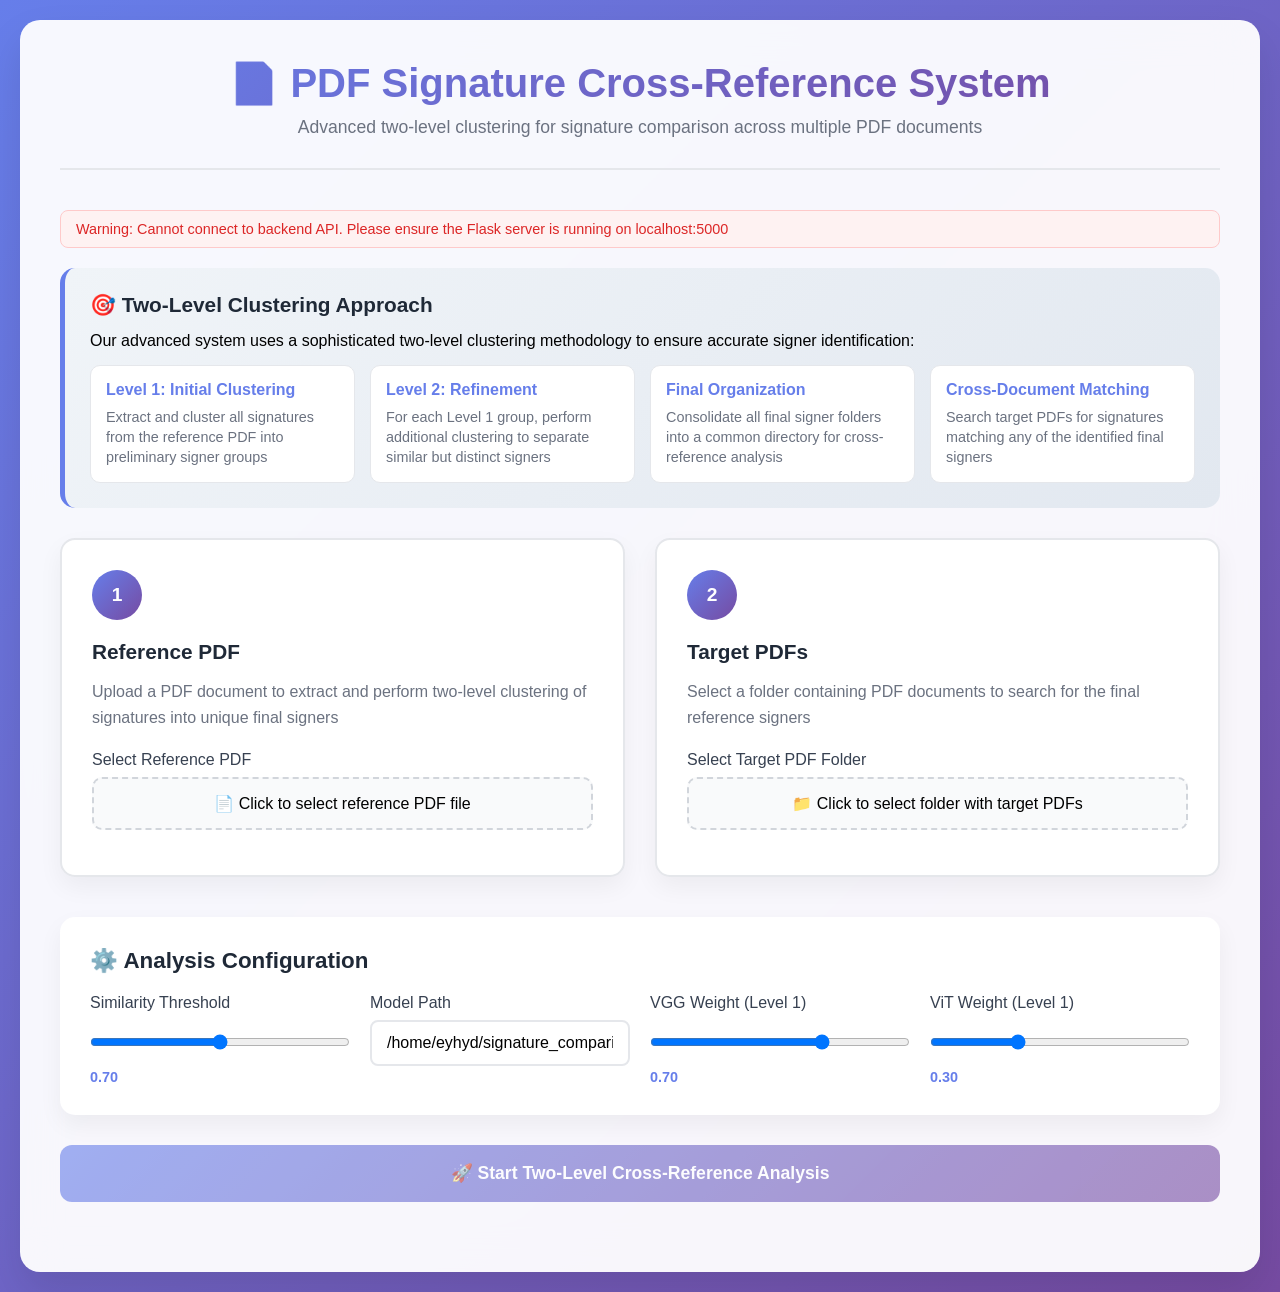
<file: V3/webapp.html>
<!DOCTYPE html>
<html lang="en">
<head>
    <meta charset="UTF-8">
    <meta name="viewport" content="width=device-width, initial-scale=1.0">
    <title>PDF Signature Cross-Reference System</title>
    <style>
        * {
            margin: 0;
            padding: 0;
            box-sizing: border-box;
        }
        
        body {
            font-family: 'Inter', -apple-system, BlinkMacSystemFont, sans-serif;
            background: linear-gradient(135deg, #667eea 0%, #764ba2 100%);
            min-height: 100vh;
            padding: 20px;
        }
        
        .container {
            max-width: 1400px;
            margin: 0 auto;
            background: rgba(255, 255, 255, 0.95);
            backdrop-filter: blur(20px);
            border-radius: 20px;
            padding: 40px;
            box-shadow: 0 20px 40px rgba(0, 0, 0, 0.1);
        }
        
        .header {
            text-align: center;
            margin-bottom: 40px;
            border-bottom: 2px solid #e5e7eb;
            padding-bottom: 30px;
        }
        
        .header h1 {
            color: #1f2937;
            font-size: 2.5rem;
            font-weight: 700;
            margin-bottom: 10px;
            background: linear-gradient(135deg, #667eea, #764ba2);
            -webkit-background-clip: text;
            -webkit-text-fill-color: transparent;
        }
        
        .header p {
            color: #6b7280;
            font-size: 1.1rem;
        }
        
        .clustering-info {
            background: linear-gradient(135deg, #f0f4f8, #e2e8f0);
            border-radius: 15px;
            padding: 25px;
            margin-bottom: 30px;
            border-left: 5px solid #667eea;
        }
        
        .clustering-title {
            font-size: 1.3rem;
            font-weight: 600;
            color: #1f2937;
            margin-bottom: 15px;
            display: flex;
            align-items: center;
            gap: 10px;
        }
        
        .clustering-steps {
            display: grid;
            grid-template-columns: repeat(auto-fit, minmax(250px, 1fr));
            gap: 15px;
            margin-top: 15px;
        }
        
        .clustering-step {
            background: white;
            padding: 15px;
            border-radius: 10px;
            border: 1px solid #e5e7eb;
        }
        
        .clustering-step h4 {
            color: #667eea;
            font-weight: 600;
            margin-bottom: 8px;
        }
        
        .clustering-step p {
            color: #6b7280;
            font-size: 0.9rem;
            line-height: 1.4;
        }
        
        .workflow {
            display: grid;
            grid-template-columns: 1fr 1fr;
            gap: 30px;
            margin-bottom: 40px;
        }
        
        .step-card {
            background: white;
            border-radius: 15px;
            padding: 30px;
            box-shadow: 0 10px 25px rgba(0, 0, 0, 0.05);
            border: 2px solid #e5e7eb;
            transition: all 0.3s ease;
        }
        
        .step-card:hover {
            transform: translateY(-5px);
            box-shadow: 0 20px 40px rgba(0, 0, 0, 0.1);
            border-color: #667eea;
        }
        
        .step-number {
            width: 50px;
            height: 50px;
            background: linear-gradient(135deg, #667eea, #764ba2);
            color: white;
            border-radius: 50%;
            display: flex;
            align-items: center;
            justify-content: center;
            font-weight: 700;
            font-size: 1.2rem;
            margin-bottom: 20px;
        }
        
        .step-title {
            font-size: 1.3rem;
            font-weight: 600;
            color: #1f2937;
            margin-bottom: 15px;
        }
        
        .step-description {
            color: #6b7280;
            line-height: 1.6;
            margin-bottom: 20px;
        }
        
        .file-input-group {
            margin-bottom: 15px;
        }
        
        .file-input-label {
            display: block;
            font-weight: 500;
            color: #374151;
            margin-bottom: 8px;
        }
        
        .file-input {
            width: 100%;
            padding: 15px;
            border: 2px dashed #d1d5db;
            border-radius: 10px;
            background: #f9fafb;
            text-align: center;
            transition: all 0.3s ease;
            cursor: pointer;
        }
        
        .file-input:hover {
            border-color: #667eea;
            background: #f0f4f8;
        }
        
        .file-input.has-file {
            border-color: #10b981;
            background: #f0fdf4;
            color: #059669;
        }
        
        .config-section {
            background: white;
            border-radius: 15px;
            padding: 30px;
            margin-bottom: 30px;
            box-shadow: 0 10px 25px rgba(0, 0, 0, 0.05);
        }
        
        .config-title {
            font-size: 1.4rem;
            font-weight: 600;
            color: #1f2937;
            margin-bottom: 20px;
            display: flex;
            align-items: center;
            gap: 10px;
        }
        
        .config-grid {
            display: grid;
            grid-template-columns: repeat(auto-fit, minmax(250px, 1fr));
            gap: 20px;
        }
        
        .config-item {
            display: flex;
            flex-direction: column;
        }
        
        .config-label {
            font-weight: 500;
            color: #374151;
            margin-bottom: 8px;
        }
        
        .config-input {
            padding: 12px 15px;
            border: 2px solid #e5e7eb;
            border-radius: 8px;
            font-size: 1rem;
            transition: border-color 0.3s ease;
        }
        
        .config-input:focus {
            outline: none;
            border-color: #667eea;
            box-shadow: 0 0 0 3px rgba(102, 126, 234, 0.1);
        }
        
        .config-range {
            width: 100%;
            margin-bottom: 5px;
        }
        
        .range-value {
            font-weight: 600;
            color: #667eea;
            font-size: 0.9rem;
        }
        
        .analyze-button {
            width: 100%;
            padding: 18px;
            background: linear-gradient(135deg, #667eea, #764ba2);
            color: white;
            border: none;
            border-radius: 12px;
            font-size: 1.1rem;
            font-weight: 600;
            cursor: pointer;
            transition: all 0.3s ease;
            margin-bottom: 30px;
        }
        
        .analyze-button:hover:not(:disabled) {
            transform: translateY(-2px);
            box-shadow: 0 10px 25px rgba(102, 126, 234, 0.3);
        }
        
        .analyze-button:disabled {
            opacity: 0.6;
            cursor: not-allowed;
        }
        
        .progress-container {
            background: #f1f5f9;
            border-radius: 15px;
            padding: 25px;
            margin: 20px 0;
            display: none;
            border: 1px solid #e2e8f0;
        }
        
        .progress-header {
            display: flex;
            justify-content: space-between;
            align-items: center;
            margin-bottom: 15px;
        }
        
        .progress-title {
            font-weight: 600;
            color: #1f2937;
        }
        
        .progress-percentage {
            font-weight: 600;
            color: #667eea;
        }
        
        .progress-bar {
            width: 100%;
            height: 12px;
            background: #e5e7eb;
            border-radius: 6px;
            overflow: hidden;
            margin-bottom: 15px;
        }
        
        .progress-fill {
            height: 100%;
            background: linear-gradient(90deg, #667eea, #764ba2);
            transition: width 0.3s ease;
            width: 0%;
        }
        
        .progress-steps {
            display: grid;
            grid-template-columns: repeat(auto-fit, minmax(200px, 1fr));
            gap: 10px;
        }
        
        .progress-step {
            background: white;
            padding: 12px;
            border-radius: 8px;
            font-size: 0.9rem;
            border: 1px solid #e5e7eb;
            opacity: 0.5;
            transition: all 0.3s ease;
        }
        
        .progress-step.active {
            opacity: 1;
            border-color: #667eea;
            background: #f0f4f8;
        }
        
        .progress-step.completed {
            opacity: 1;
            background: #ecfdf5;
            border-color: #10b981;
        }
        
        .results-section {
            background: white;
            border-radius: 15px;
            padding: 30px;
            box-shadow: 0 10px 25px rgba(0, 0, 0, 0.05);
            display: none;
        }
        
        .results-title {
            font-size: 1.4rem;
            font-weight: 600;
            color: #1f2937;
            margin-bottom: 25px;
            display: flex;
            align-items: center;
            gap: 10px;
        }
        
        .clustering-results {
            background: #f8fafc;
            border-radius: 12px;
            padding: 20px;
            margin-bottom: 25px;
            border: 1px solid #e2e8f0;
        }
        
        .clustering-results h3 {
            color: #1f2937;
            font-size: 1.1rem;
            margin-bottom: 15px;
            display: flex;
            align-items: center;
            gap: 8px;
        }
        
        .clustering-summary {
            display: grid;
            grid-template-columns: repeat(auto-fit, minmax(150px, 1fr));
            gap: 15px;
        }
        
        .clustering-metric {
            background: white;
            padding: 15px;
            border-radius: 8px;
            text-align: center;
            border: 1px solid #e5e7eb;
        }
        
        .clustering-metric-value {
            font-size: 1.5rem;
            font-weight: 700;
            color: #667eea;
            margin-bottom: 5px;
        }
        
        .clustering-metric-label {
            color: #6b7280;
            font-size: 0.8rem;
        }
        
        .results-grid {
            display: grid;
            grid-template-columns: repeat(auto-fit, minmax(180px, 1fr));
            gap: 20px;
            margin-bottom: 30px;
        }
        
        .result-card {
            background: #f8fafc;
            border-radius: 10px;
            padding: 20px;
            text-align: center;
            border: 1px solid #e2e8f0;
            transition: transform 0.2s ease;
        }
        
        .result-card:hover {
            transform: translateY(-2px);
        }
        
        .result-number {
            font-size: 2rem;
            font-weight: 700;
            color: #667eea;
            margin-bottom: 5px;
        }
        
        .result-label {
            color: #6b7280;
            font-size: 0.9rem;
        }
        
        .table-controls {
            display: flex;
            justify-content: space-between;
            align-items: center;
            margin-bottom: 20px;
            flex-wrap: wrap;
            gap: 15px;
        }
        
        .table-search {
            padding: 10px 15px;
            border: 2px solid #e5e7eb;
            border-radius: 8px;
            font-size: 0.9rem;
            width: 250px;
            transition: border-color 0.3s ease;
        }
        
        .table-search:focus {
            outline: none;
            border-color: #667eea;
        }
        
        .table-container {
            overflow-x: auto;
            border-radius: 12px;
            border: 1px solid #e5e7eb;
            margin-bottom: 20px;
        }
        
        .results-table {
            width: 100%;
            border-collapse: collapse;
            background: white;
            min-width: 800px;
        }
        
        .results-table th {
            background: #f8fafc;
            padding: 12px 10px;
            text-align: center;
            font-weight: 600;
            color: #374151;
            border-bottom: 2px solid #e5e7eb;
            font-size: 0.85rem;
        }
        
        .results-table td {
            padding: 10px;
            border-bottom: 1px solid #f1f5f9;
            text-align: center;
            font-size: 0.9rem;
        }
        
        .results-table tr:hover {
            background: #f8fafc;
        }
        
        .status-badge {
            padding: 4px 8px;
            border-radius: 12px;
            font-size: 0.75rem;
            font-weight: 500;
            display: inline-block;
            min-width: 35px;
        }
        
        .status-success {
            background: #dcfce7;
            color: #166534;
        }
        
        .status-present {
            background: #dbeafe;
            color: #1e40af;
        }
        
        .status-absent {
            background: #fee2e2;
            color: #dc2626;
        }
        
        .count-badge {
            background: #f3f4f6;
            color: #374151;
            padding: 2px 6px;
            border-radius: 8px;
            font-weight: 600;
            min-width: 25px;
            display: inline-block;
        }
        
        .count-badge.has-count {
            background: #dbeafe;
            color: #1e40af;
        }
        
        .actions-bar {
            display: flex;
            gap: 15px;
            justify-content: center;
            flex-wrap: wrap;
        }
        
        .action-button {
            padding: 12px 24px;
            border: none;
            border-radius: 8px;
            font-weight: 500;
            cursor: pointer;
            transition: all 0.3s ease;
            display: flex;
            align-items: center;
            gap: 8px;
        }
        
        .download-button {
            background: #10b981;
            color: white;
        }
        
        .download-button:hover {
            background: #059669;
            transform: translateY(-2px);
        }
        
        .export-button {
            background: #6366f1;
            color: white;
        }
        
        .export-button:hover {
            background: #4f46e5;
            transform: translateY(-2px);
        }
        
        .clear-button {
            background: #ef4444;
            color: white;
        }
        
        .clear-button:hover {
            background: #dc2626;
            transform: translateY(-2px);
        }
        
        .api-status {
            background: #f0fdf4;
            border: 1px solid #bbf7d0;
            color: #166534;
            padding: 10px 15px;
            border-radius: 8px;
            font-size: 0.9rem;
            margin-bottom: 20px;
            display: none;
        }
        
        .api-status.error {
            background: #fef2f2;
            border-color: #fecaca;
            color: #dc2626;
        }
        
        @media (max-width: 768px) {
            .workflow {
                grid-template-columns: 1fr;
            }
            
            .config-grid {
                grid-template-columns: 1fr;
            }
            
            .results-grid {
                grid-template-columns: repeat(2, 1fr);
            }
            
            .clustering-summary {
                grid-template-columns: repeat(2, 1fr);
            }
            
            .table-controls {
                flex-direction: column;
                align-items: stretch;
            }
            
            .table-search {
                width: 100%;
            }
            
            .actions-bar {
                flex-direction: column;
            }
        }
    </style>
</head>
<body>
    <div class="container">
        <div class="header">
            <h1>📄 PDF Signature Cross-Reference System</h1>
            <p>Advanced two-level clustering for signature comparison across multiple PDF documents</p>
        </div>
        
        <div class="api-status" id="apiStatus">
            <!-- API status will be shown here -->
        </div>
        
        <div class="clustering-info">
            <div class="clustering-title">
                🎯 Two-Level Clustering Approach
            </div>
            <p>Our advanced system uses a sophisticated two-level clustering methodology to ensure accurate signer identification:</p>
            <div class="clustering-steps">
                <div class="clustering-step">
                    <h4>Level 1: Initial Clustering</h4>
                    <p>Extract and cluster all signatures from the reference PDF into preliminary signer groups</p>
                </div>
                <div class="clustering-step">
                    <h4>Level 2: Refinement</h4>
                    <p>For each Level 1 group, perform additional clustering to separate similar but distinct signers</p>
                </div>
                <div class="clustering-step">
                    <h4>Final Organization</h4>
                    <p>Consolidate all final signer folders into a common directory for cross-reference analysis</p>
                </div>
                <div class="clustering-step">
                    <h4>Cross-Document Matching</h4>
                    <p>Search target PDFs for signatures matching any of the identified final signers</p>
                </div>
            </div>
        </div>
        
        <div class="workflow">
            <div class="step-card">
                <div class="step-number">1</div>
                <div class="step-title">Reference PDF</div>
                <div class="step-description">Upload a PDF document to extract and perform two-level clustering of signatures into unique final signers</div>
                <div class="file-input-group">
                    <label class="file-input-label">Select Reference PDF</label>
                    <div class="file-input" id="referenceInput">
                        <span>📄 Click to select reference PDF file</span>
                        <input type="file" accept=".pdf" id="referenceFile" style="display: none;">
                    </div>
                </div>
            </div>
            
            <div class="step-card">
                <div class="step-number">2</div>
                <div class="step-title">Target PDFs</div>
                <div class="step-description">Select a folder containing PDF documents to search for the final reference signers</div>
                <div class="file-input-group">
                    <label class="file-input-label">Select Target PDF Folder</label>
                    <div class="file-input" id="targetInput">
                        <span>📁 Click to select folder with target PDFs</span>
                        <input type="file" webkitdirectory multiple id="targetFiles" style="display: none;">
                    </div>
                </div>
            </div>
        </div>
        
        <div class="config-section">
            <div class="config-title">
                ⚙️ Analysis Configuration
            </div>
            <div class="config-grid">
                <div class="config-item">
                    <label class="config-label">Similarity Threshold</label>
                    <input type="range" class="config-input config-range" id="similarityThreshold" min="0.5" max="0.9" step="0.05" value="0.7">
                    <span class="range-value" id="thresholdValue">0.70</span>
                </div>
                <div class="config-item">
                    <label class="config-label">Model Path</label>
                    <input type="text" class="config-input" id="modelPath" 
                           placeholder="/path/to/model/weights.pth" 
                           value="/home/eyhyd/signature_comparison_v2/backend/models/detection/weights/faster_rcnn_signatures.pth">
                </div>
                <div class="config-item">
                    <label class="config-label">VGG Weight (Level 1)</label>
                    <input type="range" class="config-input config-range" id="vggWeight" min="0" max="1" step="0.1" value="0.7">
                    <span class="range-value" id="vggValue">0.70</span>
                </div>
                <div class="config-item">
                    <label class="config-label">ViT Weight (Level 1)</label>
                    <input type="range" class="config-input config-range" id="vitWeight" min="0" max="1" step="0.1" value="0.3">
                    <span class="range-value" id="vitValue">0.30</span>
                </div>
            </div>
        </div>
        
        <button class="analyze-button" id="analyzeBtn" disabled>
            🚀 Start Two-Level Cross-Reference Analysis
        </button>
        
        <div class="progress-container" id="progressContainer">
            <div class="progress-header">
                <div class="progress-title">Analysis Progress</div>
                <div class="progress-percentage" id="progressPercentage">0%</div>
            </div>
            <div class="progress-bar">
                <div class="progress-fill" id="progressFill"></div>
            </div>
            <div class="progress-steps" id="progressSteps">
                <!-- Progress steps will be populated here -->
            </div>
        </div>
        
        <div class="results-section" id="resultsSection">
            <div class="results-title">
                📊 Two-Level Clustering Analysis Results
            </div>
            
            <div class="clustering-results">
                <h3>🎯 Clustering Summary</h3>
                <div class="clustering-summary" id="clusteringSummary">
                    <!-- Clustering metrics will be populated here -->
                </div>
            </div>
            
            <div class="results-grid" id="resultsGrid">
                <!-- Results will be populated here -->
            </div>
            
            <div class="table-controls">
                <input type="text" class="table-search" id="tableSearch" placeholder="🔍 Search PDFs...">
                <div class="actions-bar">
                    <button class="action-button download-button" id="downloadBtn">
                        📥 Download Report
                    </button>
                    <button class="action-button export-button" id="exportDetailedBtn">
                        📋 Export Detailed
                    </button>
                    <button class="action-button clear-button" id="clearBtn">
                        🗑️ Clear Results
                    </button>
                </div>
            </div>
            
            <div class="table-container">
                <table class="results-table" id="resultsTable">
                    <thead>
                        <tr id="tableHeader">
                            <!-- Dynamic headers will be populated here -->
                        </tr>
                    </thead>
                    <tbody id="resultsTableBody">
                        <!-- Results will be populated here -->
                    </tbody>
                </table>
            </div>
        </div>
    </div>

    <script>
        // Configuration
        const API_BASE = 'http://localhost:5000/api';

        // Analysis state management
        let analysisState = {
            jobId: null,
            referenceFile: null,
            targetFiles: [],
            isAnalyzing: false,
            results: null,
            finalSigners: []
        };

        // Analysis steps for progress tracking
        const analysisSteps = [
            { id: 'init', label: 'Initializing PDF signature detector...', weight: 5 },
            { id: 'extract', label: 'Extracting signatures from reference PDF...', weight: 15 },
            { id: 'level1', label: 'Level 1: Initial signature clustering...', weight: 20 },
            { id: 'level2', label: 'Level 2: Refining signer groups...', weight: 25 },
            { id: 'organize', label: 'Organizing final signers...', weight: 10 },
            { id: 'target', label: 'Processing target PDFs...', weight: 15 },
            { id: 'match', label: 'Matching signatures across documents...', weight: 10 }
        ];

        // DOM elements
        const referenceInput = document.getElementById('referenceInput');
        const referenceFile = document.getElementById('referenceFile');
        const targetInput = document.getElementById('targetInput');
        const targetFiles = document.getElementById('targetFiles');
        const analyzeBtn = document.getElementById('analyzeBtn');
        const progressContainer = document.getElementById('progressContainer');
        const progressFill = document.getElementById('progressFill');
        const progressPercentage = document.getElementById('progressPercentage');
        const progressSteps = document.getElementById('progressSteps');
        const resultsSection = document.getElementById('resultsSection');
        const clusteringSummary = document.getElementById('clusteringSummary');
        const resultsGrid = document.getElementById('resultsGrid');
        const tableHeader = document.getElementById('tableHeader');
        const resultsTableBody = document.getElementById('resultsTableBody');
        const tableSearch = document.getElementById('tableSearch');
        const downloadBtn = document.getElementById('downloadBtn');
        const exportDetailedBtn = document.getElementById('exportDetailedBtn');
        const clearBtn = document.getElementById('clearBtn');
        const apiStatus = document.getElementById('apiStatus');
        
        // Configuration elements
        const similarityThreshold = document.getElementById('similarityThreshold');
        const thresholdValue = document.getElementById('thresholdValue');
        const vggWeight = document.getElementById('vggWeight');
        const vggValue = document.getElementById('vggValue');
        const vitWeight = document.getElementById('vitWeight');
        const vitValue = document.getElementById('vitValue');

        // Event listeners
        referenceInput.addEventListener('click', () => referenceFile.click());
        targetInput.addEventListener('click', () => targetFiles.click());
        
        referenceFile.addEventListener('change', handleReferenceFile);
        targetFiles.addEventListener('change', handleTargetFiles);
        analyzeBtn.addEventListener('click', startAnalysis);
        clearBtn.addEventListener('click', clearResults);
        downloadBtn.addEventListener('click', downloadRealReport);
        exportDetailedBtn.addEventListener('click', exportDetailedReport);
        tableSearch.addEventListener('input', filterTable);
        
        // Configuration listeners
        similarityThreshold.addEventListener('input', (e) => {
            thresholdValue.textContent = parseFloat(e.target.value).toFixed(2);
        });
        
        vggWeight.addEventListener('input', (e) => {
            const vgg = parseFloat(e.target.value);
            vggValue.textContent = vgg.toFixed(2);
            vitWeight.value = (1 - vgg).toFixed(1);
            vitValue.textContent = (1 - vgg).toFixed(2);
        });
        
        vitWeight.addEventListener('input', (e) => {
            const vit = parseFloat(e.target.value);
            vitValue.textContent = vit.toFixed(2);
            vggWeight.value = (1 - vit).toFixed(1);
            vggValue.textContent = (1 - vit).toFixed(2);
        });

        document.getElementById('modelPath').addEventListener('input', checkAnalyzeButton);

        // File handling functions
        function handleReferenceFile(event) {
            const file = event.target.files[0];
            if (file && file.type === 'application/pdf') {
                analysisState.referenceFile = file;
                referenceInput.classList.add('has-file');
                referenceInput.innerHTML = `<span>✅ ${file.name}</span>`;
                checkAnalyzeButton();
            }
        }

        function handleTargetFiles(event) {
            const files = Array.from(event.target.files).filter(file => 
                file.type === 'application/pdf'
            );
            
            if (files.length > 0) {
                analysisState.targetFiles = files;
                targetInput.classList.add('has-file');
                targetInput.innerHTML = `<span>✅ ${files.length} PDF files selected</span>`;
                checkAnalyzeButton();
            }
        }

        function checkAnalyzeButton() {
            const hasReference = analysisState.referenceFile !== null;
            const hasTargets = analysisState.targetFiles.length > 0;
            const modelPath = document.getElementById('modelPath').value.trim();
            
            analyzeBtn.disabled = !(hasReference && hasTargets && modelPath && !analysisState.isAnalyzing);
        }

        // API Integration Functions
        async function startAnalysis() {
            if (analysisState.isAnalyzing) return;
            
            try {
                analysisState.isAnalyzing = true;
                analyzeBtn.disabled = true;
                progressContainer.style.display = 'block';
                resultsSection.style.display = 'none';
                
                initializeProgressSteps();
                
                // Step 1: Upload reference PDF
                updateProgress(5, 'Uploading reference PDF...');
                const referenceUpload = await uploadReferenceFile();
                analysisState.jobId = referenceUpload.job_id;
                
                // Step 2: Upload target PDFs
                updateProgress(15, 'Uploading target PDFs...');
                await uploadTargetFiles();
                
                // Step 3: Start analysis
                updateProgress(25, 'Starting analysis...');
                await startBackendAnalysis();
                
                // Step 4: Poll for progress
                await pollAnalysisProgress();
                
                // Step 5: Display results
                await fetchAndDisplayResults();
                
            } catch (error) {
                console.error('Analysis failed:', error);
                updateProgress(0, `❌ Analysis failed: ${error.message}`);
                showApiStatus(`Analysis failed: ${error.message}`, 'error');
            } finally {
                analysisState.isAnalyzing = false;
                checkAnalyzeButton();
            }
        }

        async function uploadReferenceFile() {
            const formData = new FormData();
            formData.append('file', analysisState.referenceFile);
            
            const response = await fetch(`${API_BASE}/upload-reference`, {
                method: 'POST',
                body: formData
            });
            
            if (!response.ok) {
                const error = await response.json();
                throw new Error(error.error || 'Failed to upload reference file');
            }
            
            return await response.json();
        }

        async function uploadTargetFiles() {
            const formData = new FormData();
            
            analysisState.targetFiles.forEach(file => {
                formData.append('files', file);
            });
            
            formData.append('job_id', analysisState.jobId);
            
            const response = await fetch(`${API_BASE}/upload-targets`, {
                method: 'POST',
                body: formData
            });
            
            if (!response.ok) {
                const error = await response.json();
                throw new Error(error.error || 'Failed to upload target files');
            }
            
            return await response.json();
        }

        async function startBackendAnalysis() {
            const config = {
                job_id: analysisState.jobId,
                reference_path: `uploads/${analysisState.jobId}_reference_${analysisState.referenceFile.name}`,
                target_folder: `uploads/${analysisState.jobId}_targets`,
                config: {
                    model_path: document.getElementById('modelPath').value,
                    similarity_threshold: parseFloat(document.getElementById('similarityThreshold').value),
                    vgg_weight: parseFloat(document.getElementById('vggWeight').value),
                    vit_weight: parseFloat(document.getElementById('vitWeight').value)
                }
            };
            
            const response = await fetch(`${API_BASE}/start-analysis`, {
                method: 'POST',
                headers: {
                    'Content-Type': 'application/json'
                },
                body: JSON.stringify(config)
            });
            
            if (!response.ok) {
                const error = await response.json();
                throw new Error(error.error || 'Failed to start analysis');
            }
            
            return await response.json();
        }

        async function pollAnalysisProgress() {
            return new Promise((resolve, reject) => {
                const pollInterval = setInterval(async () => {
                    try {
                        const response = await fetch(`${API_BASE}/analysis-status/${analysisState.jobId}`);
                        
                        if (!response.ok) {
                            clearInterval(pollInterval);
                            reject(new Error('Failed to get analysis status'));
                            return;
                        }
                        
                        const status = await response.json();
                        
                        updateProgress(status.progress, status.current_step);
                        updateProgressSteps(status.progress);
                        
                        if (status.status === 'completed') {
                            clearInterval(pollInterval);
                            resolve(status);
                        } else if (status.status === 'failed') {
                            clearInterval(pollInterval);
                            reject(new Error(status.error || 'Analysis failed'));
                        }
                        
                    } catch (error) {
                        clearInterval(pollInterval);
                        reject(error);
                    }
                }, 2000);
                
                setTimeout(() => {
                    clearInterval(pollInterval);
                    reject(new Error('Analysis timeout'));
                }, 600000);
            });
        }

        async function fetchAndDisplayResults() {
            const response = await fetch(`${API_BASE}/analysis-results/${analysisState.jobId}`);
            
            if (!response.ok) {
                const error = await response.json();
                throw new Error(error.error || 'Failed to fetch results');
            }
            
            const results = await response.json();
            
            analysisState.results = {
                level1Signers: results.level1_signers,
                level2FinalSigners: results.level2_final_signers,
                targetPDFs: Object.entries(results.target_results).map(([filename, data]) => ({
                    name: filename,
                    totalSignatures: data.total_signatures,
                    signerMatches: data.signer_matches || {},
                    signerSimilarities: data.signer_similarities || {},
                    matchedSignersCount: Object.values(data.signer_matches || {}).filter(count => count > 0).length,
                    status: data.processing_status
                })),
                clusteringConfidence: "0.850",
                totalSignaturesProcessed: Object.values(results.target_results).reduce((sum, pdf) => sum + (pdf.total_signatures || 0), 0),
                reportPath: results.report_path
            };
            
            analysisState.finalSigners = Object.keys(results.signer_profiles || {});
            
            displayResults();
            showApiStatus('Analysis completed successfully!', 'success');
        }

        // Progress and UI Functions
        function initializeProgressSteps() {
            progressSteps.innerHTML = analysisSteps.map(step => 
                `<div class="progress-step" id="step-${step.id}">
                    ${step.label}
                </div>`
            ).join('');
        }

        function updateProgress(percentage, text) {
            progressFill.style.width = `${percentage}%`;
            progressPercentage.textContent = `${Math.round(percentage)}%`;
        }

        function updateProgressSteps(progress) {
            const stepThresholds = [
                { id: 'init', threshold: 5 },
                { id: 'extract', threshold: 20 },
                { id: 'level1', threshold: 40 },
                { id: 'level2', threshold: 65 },
                { id: 'organize', threshold: 75 },
                { id: 'target', threshold: 90 },
                { id: 'match', threshold: 100 }
            ];
            
            stepThresholds.forEach(step => {
                const stepElement = document.getElementById(`step-${step.id}`);
                if (stepElement) {
                    if (progress >= step.threshold) {
                        stepElement.classList.remove('active');
                        stepElement.classList.add('completed');
                    } else if (progress >= step.threshold - 15) {
                        stepElement.classList.add('active');
                        stepElement.classList.remove('completed');
                    } else {
                        stepElement.classList.remove('active', 'completed');
                    }
                }
            });
        }

        function displayResults() {
            progressContainer.style.display = 'none';
            resultsSection.style.display = 'block';
            
            // Update clustering summary
            clusteringSummary.innerHTML = `
                <div class="clustering-metric">
                    <div class="clustering-metric-value">${analysisState.results.level1Signers}</div>
                    <div class="clustering-metric-label">Level 1 Groups</div>
                </div>
                <div class="clustering-metric">
                    <div class="clustering-metric-value">${analysisState.results.level2FinalSigners}</div>
                    <div class="clustering-metric-label">Final Signers</div>
                </div>
                <div class="clustering-metric">
                    <div class="clustering-metric-value">${analysisState.results.clusteringConfidence}</div>
                    <div class="clustering-metric-label">Clustering Confidence</div>
                </div>
                <div class="clustering-metric">
                    <div class="clustering-metric-value">${analysisState.results.totalSignaturesProcessed}</div>
                    <div class="clustering-metric-label">Total Signatures</div>
                </div>
            `;
            
            // Update main results grid
            const totalPDFs = analysisState.results.targetPDFs.length;
            const successfulPDFs = analysisState.results.targetPDFs.filter(pdf => pdf.status === 'success').length;
            const totalMatches = analysisState.results.targetPDFs.reduce((sum, pdf) => sum + pdf.matchedSignersCount, 0);
            const avgMatchesPerPDF = (totalMatches / totalPDFs).toFixed(1);
            
            resultsGrid.innerHTML = `
                <div class="result-card">
                    <div class="result-number">${analysisState.results.level2FinalSigners}</div>
                    <div class="result-label">Final Signers Identified</div>
                </div>
                <div class="result-card">
                    <div class="result-number">${totalPDFs}</div>
                    <div class="result-label">Target PDFs Analyzed</div>
                </div>
                <div class="result-card">
                    <div class="result-number">${successfulPDFs}</div>
                    <div class="result-label">Successfully Processed</div>
                </div>
                <div class="result-card">
                    <div class="result-number">${totalMatches}</div>
                    <div class="result-label">Total Signer Matches</div>
                </div>
                <div class="result-card">
                    <div class="result-number">${avgMatchesPerPDF}</div>
                    <div class="result-label">Avg Matches/PDF</div>
                </div>
            `;
            
            generateTableHeaders();
            populateResultsTable();
        }

        function generateTableHeaders() {
            let headerHTML = `
                <th rowspan="2">PDF Name</th>
                <th rowspan="2">Total Signatures</th>
            `;
            
            analysisState.finalSigners.forEach(signer => {
    headerHTML += `<th colspan="3">${signer}</th>`;
});
            
            headerHTML += `
                <th rowspan="2">Signers Found</th>
                <th rowspan="2">Status</th>
            `;
            
            headerHTML += `</tr><tr>`;
            analysisState.finalSigners.forEach(() => {
    headerHTML += `<th>Count</th><th>Present</th><th>Avg Similarity%</th>`;
});
            
            tableHeader.innerHTML = headerHTML;
        }

        function populateResultsTable() {
            resultsTableBody.innerHTML = analysisState.results.targetPDFs.map(pdf => {
                let row = `<tr data-pdf-name="${pdf.name.toLowerCase()}">
                    <td><strong>${pdf.name}</strong></td>
                    <td>${pdf.totalSignatures}</td>`;
                
                analysisState.finalSigners.forEach(signer => {
                    const count = pdf.signerMatches[signer] || 0;
                    const present = count > 0 ? 'Yes' : 'No';
                    const similarity = pdf.signerSimilarities?.[signer]?.avg_similarity_percentage || '0.0%';
                    const countClass = count > 0 ? 'count-badge has-count' : 'count-badge';
                    const presentClass = present === 'Yes' ? 'status-present' : 'status-absent';
                    const similarityClass = count > 0 ? 'status-present' : 'status-absent';
                    
                    row += `
                        <td><span class="${countClass}">${count}</span></td>
                        <td><span class="status-badge ${presentClass}">${present}</span></td>
                        <td><span class="status-badge ${similarityClass}">${similarity}</span></td>`;
                });
                
                row += `
                    <td><strong>${pdf.matchedSignersCount}</strong></td>
                    <td><span class="status-badge status-success">✅ ${pdf.status}</span></td>
                </tr>`;
                
                return row;
            }).join('');
        }

        function filterTable() {
            const searchTerm = tableSearch.value.toLowerCase();
            const rows = resultsTableBody.querySelectorAll('tr');
            
            rows.forEach(row => {
                const pdfName = row.getAttribute('data-pdf-name');
                if (pdfName.includes(searchTerm)) {
                    row.style.display = '';
                } else {
                    row.style.display = 'none';
                }
            });
        }

        // Export and Download Functions
        async function downloadRealReport() {
            if (!analysisState.jobId) {
                alert('No analysis job found');
                return;
            }
            
            try {
                const response = await fetch(`${API_BASE}/download-report/${analysisState.jobId}`);
                
                if (!response.ok) {
                    const error = await response.json();
                    throw new Error(error.error || 'Failed to download report');
                }
                
                const blob = await response.blob();
                const url = window.URL.createObjectURL(blob);
                const a = document.createElement('a');
                a.href = url;
                a.download = `signature_crossref_report_${getTimestamp()}.xlsx`;
                document.body.appendChild(a);
                a.click();
                document.body.removeChild(a);
                window.URL.revokeObjectURL(url);
                
            } catch (error) {
                console.error('Download failed:', error);
                alert(`Download failed: ${error.message}`);
            }
        }

        function exportDetailedReport() {
            const detailedData = generateDetailedReport();
            downloadFile(detailedData, 'application/json', `signature_detailed_report_${getTimestamp()}.json`);
        }

        function generateDetailedReport() {
            return JSON.stringify({
                analysisMetadata: {
                    timestamp: new Date().toISOString(),
                    jobId: analysisState.jobId,
                    referenceFile: analysisState.referenceFile?.name,
                    targetFileCount: analysisState.targetFiles.length,
                    similarityThreshold: similarityThreshold.value,
                    clusteringWeights: {
                        vgg: vggWeight.value,
                        vit: vitWeight.value
                    }
                },
                clusteringResults: {
                    level1Signers: analysisState.results.level1Signers,
                    level2FinalSigners: analysisState.results.level2FinalSigners,
                    finalSignerList: analysisState.finalSigners,
                    clusteringConfidence: analysisState.results.clusteringConfidence
                },
                crossReferenceResults: analysisState.results.targetPDFs,
                summary: {
                    totalPDFsProcessed: analysisState.results.targetPDFs.length,
                    totalSignaturesProcessed: analysisState.results.totalSignaturesProcessed,
                    totalMatches: analysisState.results.targetPDFs.reduce((sum, pdf) => sum + pdf.matchedSignersCount, 0)
                }
            }, null, 2);
        }

        function downloadFile(content, mimeType, filename) {
            const blob = new Blob([content], { type: mimeType });
            const url = window.URL.createObjectURL(blob);
            const a = document.createElement('a');
            a.href = url;
            a.download = filename;
            document.body.appendChild(a);
            a.click();
            document.body.removeChild(a);
            window.URL.revokeObjectURL(url);
        }

        function getTimestamp() {
            return new Date().toISOString().split('T')[0].replace(/-/g, '');
        }

        // Cleanup Functions
        async function clearResults() {
            try {
                if (analysisState.jobId) {
                    await fetch(`${API_BASE}/cleanup/${analysisState.jobId}`, {
                        method: 'DELETE'
                    });
                }
            } catch (error) {
                console.error('Cleanup failed:', error);
            }
            
            analysisState.results = null;
            analysisState.finalSigners = [];
            analysisState.jobId = null;
            resultsSection.style.display = 'none';
            progressContainer.style.display = 'none';
            
            referenceInput.classList.remove('has-file');
            referenceInput.innerHTML = '<span>📄 Click to select reference PDF file</span>';
            targetInput.classList.remove('has-file');
            targetInput.innerHTML = '<span>📁 Click to select folder with target PDFs</span>';
            
            analysisState.referenceFile = null;
            analysisState.targetFiles = [];
            
            referenceFile.value = '';
            targetFiles.value = '';
            tableSearch.value = '';
            
            hideApiStatus();
            checkAnalyzeButton();
        }

        // API Status Functions
        function showApiStatus(message, type = 'success') {
            apiStatus.textContent = message;
            apiStatus.className = `api-status ${type === 'error' ? 'error' : ''}`;
            apiStatus.style.display = 'block';
            
            if (type === 'success') {
                setTimeout(() => {
                    hideApiStatus();
                }, 5000);
            }
        }

        function hideApiStatus() {
            apiStatus.style.display = 'none';
        }

        async function checkAPIConnection() {
            try {
                const response = await fetch(`${API_BASE}/status`);
                if (response.ok) {
                    const status = await response.json();
                    console.log('✅ Connected to API:', status.service);
                    showApiStatus(`Connected to ${status.service}`, 'success');
                    return true;
                }
            } catch (error) {
                console.error('❌ API connection failed:', error);
                showApiStatus('Warning: Cannot connect to backend API. Please ensure the Flask server is running on localhost:5000', 'error');
                return false;
            }
        }

        // Initialize the application
        document.addEventListener('DOMContentLoaded', () => {
            checkAnalyzeButton();
            checkAPIConnection();
        });
    </script>
</body>
</html>
</file>
